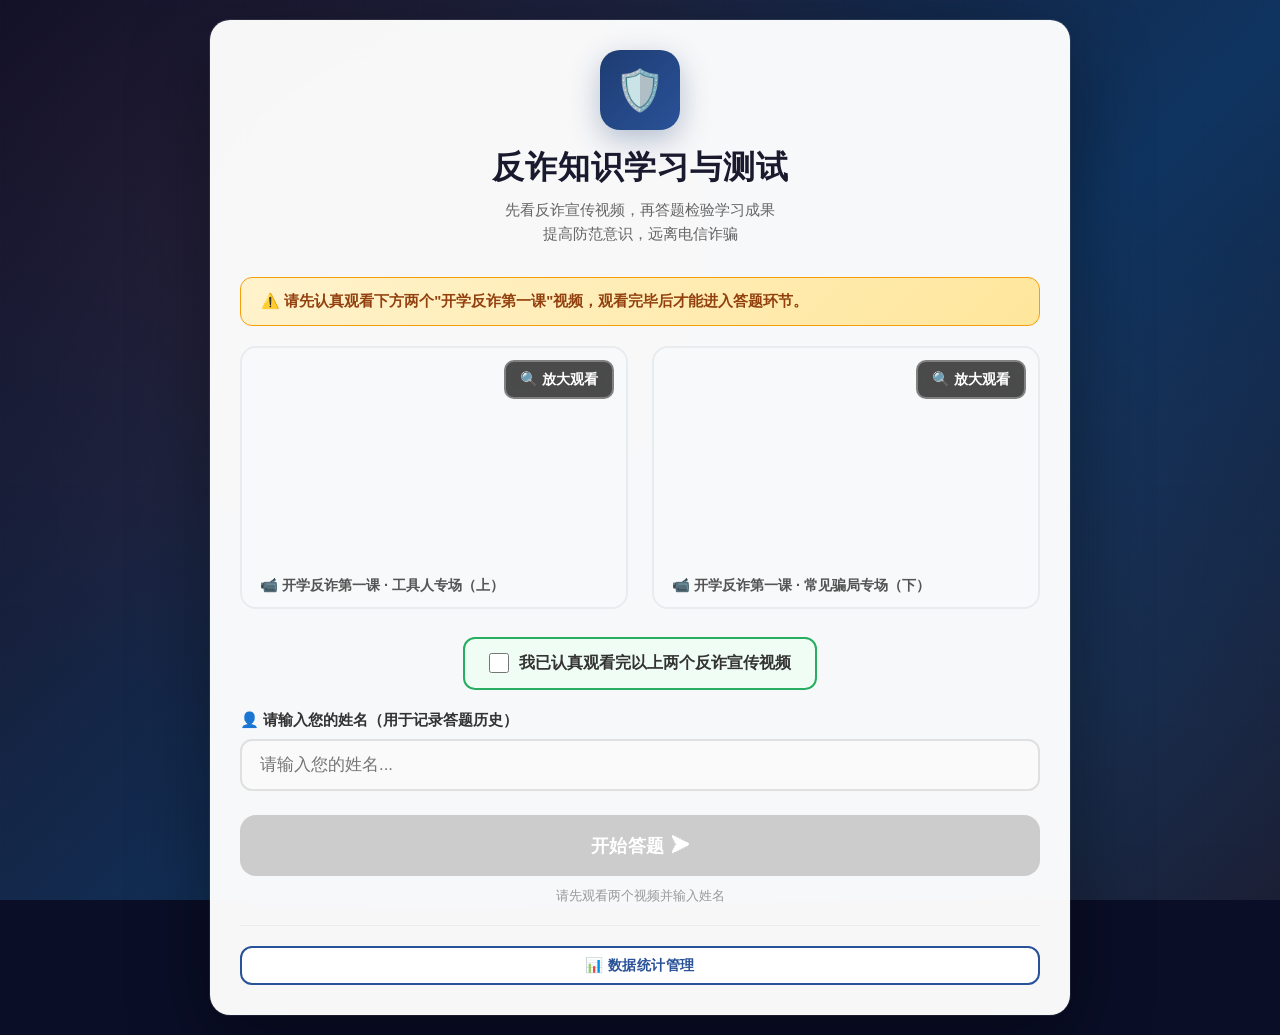
<file: index.html>
<!DOCTYPE html>
<html lang="zh-CN">
<head>
<meta charset="UTF-8">
<meta name="viewport" content="width=device-width, initial-scale=1.0">
<title>反诈知识学习与测试</title>
<style>
  /* ===== Reset & Base ===== */
  *, *::before, *::after { box-sizing: border-box; margin: 0; padding: 0; }
  body {
    font-family: -apple-system, BlinkMacSystemFont, "Segoe UI", "PingFang SC", "Microsoft YaHei", "Helvetica Neue", sans-serif;
    background: #0a0e27;
    min-height: 100vh;
    color: #1a1a2e;
    overflow-x: hidden;
  }

  /* ===== Animated Background ===== */
  .bg-layer {
    position: fixed; inset: 0; z-index: -1;
    background: linear-gradient(135deg, #0a0e27 0%, #16213e 30%, #0f3460 60%, #1a1a2e 100%);
  }
  .bg-layer::before {
    content: ''; position: absolute; inset: 0;
    background:
      radial-gradient(ellipse at 20% 20%, rgba(231, 76, 60, 0.08) 0%, transparent 50%),
      radial-gradient(ellipse at 80% 80%, rgba(52, 152, 219, 0.08) 0%, transparent 50%),
      radial-gradient(ellipse at 50% 50%, rgba(231, 76, 60, 0.03) 0%, transparent 70%);
  }
  .bg-grid {
    position: fixed; inset: 0; z-index: -1; opacity: 0.03;
    background-image:
      linear-gradient(rgba(255,255,255,0.3) 1px, transparent 1px),
      linear-gradient(90deg, rgba(255,255,255,0.3) 1px, transparent 1px);
    background-size: 60px 60px;
  }

  /* ===== Container ===== */
  .container {
    max-width: 900px;
    margin: 0 auto;
    padding: 20px;
    min-height: 100vh;
    display: flex;
    align-items: center;
    justify-content: center;
  }

  /* ===== Screens ===== */
  .screen {
    display: none;
    width: 100%;
    animation: fadeSlideIn 0.5s ease;
  }
  .screen.active { display: block; }

  @keyframes fadeSlideIn {
    from { opacity: 0; transform: translateY(30px); }
    to   { opacity: 1; transform: translateY(0); }
  }
  @keyframes pulse {
    0%, 100% { transform: scale(1); }
    50% { transform: scale(1.05); }
  }
  @keyframes shake {
    0%, 100% { transform: translateX(0); }
    20%, 60% { transform: translateX(-8px); }
    40%, 80% { transform: translateX(8px); }
  }
  @keyframes glow {
    0%, 100% { box-shadow: 0 0 8px rgba(231, 76, 60, 0.4); }
    50% { box-shadow: 0 0 20px rgba(231, 76, 60, 0.8), 0 0 40px rgba(231, 76, 60, 0.3); }
  }
  @keyframes confetti-fall {
    0% { transform: translateY(-100vh) rotate(0deg); opacity: 1; }
    100% { transform: translateY(100vh) rotate(720deg); opacity: 0; }
  }

  /* ===== Card ===== */
  .card {
    background: rgba(255,255,255,0.97);
    border-radius: 20px;
    padding: 40px;
    box-shadow: 0 25px 80px rgba(0,0,0,0.4), 0 0 0 1px rgba(255,255,255,0.1);
    backdrop-filter: blur(20px);
  }
  .card-sm { padding: 30px; }

  /* ===== Header / Logo ===== */
  .logo-area {
    text-align: center;
    margin-bottom: 30px;
  }
  .logo-icon {
    width: 80px; height: 80px;
    margin: 0 auto 16px;
    background: linear-gradient(135deg, #e74c3c, #c0392b);
    border-radius: 50%;
    display: flex; align-items: center; justify-content: center;
    font-size: 40px;
    box-shadow: 0 10px 30px rgba(231,76,60,0.3);
    animation: pulse 3s infinite;
  }
  .logo-shield {
    width: 80px; height: 80px;
    margin: 0 auto 16px;
    background: linear-gradient(135deg, #1e3c72, #2a5298);
    border-radius: 20px;
    display: flex; align-items: center; justify-content: center;
    font-size: 40px;
    box-shadow: 0 10px 30px rgba(30,60,114,0.3);
  }

  /* ===== Typography ===== */
  h1 { font-size: 2em; font-weight: 800; color: #1a1a2e; margin-bottom: 8px; letter-spacing: 1px; }
  h2 { font-size: 1.5em; font-weight: 700; color: #1a1a2e; margin-bottom: 16px; }
  h3 { font-size: 1.15em; font-weight: 600; color: #1a1a2e; }
  .subtitle { color: #666; font-size: 0.95em; line-height: 1.6; }
  .accent { color: #e74c3c; }
  .blue-accent { color: #2a5298; }

  /* ===== Form Elements ===== */
  .input-group { margin-bottom: 24px; }
  .input-group label {
    display: block; font-weight: 600; margin-bottom: 8px;
    color: #333; font-size: 0.95em;
  }
  .input-group input {
    width: 100%; padding: 14px 18px;
    border: 2px solid #e0e0e0; border-radius: 12px;
    font-size: 1.05em; transition: all 0.3s;
    outline: none; background: #fafafa;
  }
  .input-group input:focus {
    border-color: #2a5298;
    box-shadow: 0 0 0 4px rgba(42,82,152,0.1);
    background: #fff;
  }
  .input-group input.error {
    border-color: #e74c3c;
    animation: shake 0.5s;
  }

  /* ===== Buttons ===== */
  .btn {
    display: inline-flex; align-items: center; justify-content: center; gap: 8px;
    padding: 14px 32px; border: none; border-radius: 12px;
    font-size: 1.05em; font-weight: 700; cursor: pointer;
    transition: all 0.3s; text-decoration: none;
    letter-spacing: 0.5px;
  }
  .btn-primary {
    background: linear-gradient(135deg, #e74c3c, #c0392b);
    color: #fff;
    box-shadow: 0 8px 25px rgba(231,76,60,0.35);
  }
  .btn-primary:hover {
    transform: translateY(-2px);
    box-shadow: 0 12px 35px rgba(231,76,60,0.45);
  }
  .btn-primary:disabled {
    background: #ccc; cursor: not-allowed; box-shadow: none;
    transform: none;
  }
  .btn-secondary {
    background: #fff; color: #2a5298;
    border: 2px solid #2a5298;
  }
  .btn-secondary:hover {
    background: #2a5298; color: #fff;
  }
  .btn-outline {
    background: transparent; color: #e74c3c;
    border: 2px solid #e74c3c;
  }
  .btn-outline:hover {
    background: #e74c3c; color: #fff;
  }
  .btn-block { width: 100%; }
  .btn-lg { padding: 18px 40px; font-size: 1.15em; border-radius: 16px; }
  .btn-sm { padding: 8px 20px; font-size: 0.9em; }

  /* ===== Video Section ===== */
  .video-grid {
    display: grid;
    grid-template-columns: repeat(auto-fit, minmax(300px, 1fr));
    gap: 24px;
    margin-bottom: 28px;
  }
  .video-card {
    background: #f8f9fa; border-radius: 16px; overflow: hidden;
    border: 2px solid #e9ecef; transition: all 0.3s;
  }
  .video-card.watched {
    border-color: #27ae60;
    box-shadow: 0 0 0 4px rgba(39,174,96,0.1);
  }
  .video-card video {
    width: 100%; display: block; background: #000;
    border-radius: 16px 16px 0 0;
  }
  .video-label {
    padding: 12px 18px; font-weight: 600; font-size: 0.9em;
    color: #555; display: flex; align-items: center; gap: 8px;
  }
  .video-label .check {
    color: #27ae60; font-size: 1.2em; display: none;
  }
  .video-card.watched .video-label .check { display: inline; }
  .video-card.watched .video-label { color: #27ae60; }

  .video-zoom-btn {
    position: absolute; top: 12px; right: 12px; z-index: 50;
    background: rgba(0,0,0,0.7); color: #fff; border: 2px solid rgba(255,255,255,0.3);
    border-radius: 10px; padding: 8px 14px; font-size: 0.9em;
    cursor: pointer; font-weight: 700;
    transition: all 0.25s; display: flex; align-items: center; gap: 5px;
    backdrop-filter: blur(6px);
    pointer-events: auto;
  }
  .video-zoom-btn:hover { background: rgba(231,76,60,0.9); border-color: rgba(255,255,255,0.6); transform: scale(1.08); }

  /* Video Zoom Modal */
  .video-modal-overlay {
    position: fixed; inset: 0; z-index: 2000;
    background: rgba(0,0,0,0.9);
    display: flex; align-items: center; justify-content: center;
    animation: fadeIn 0.3s ease;
    padding: 20px;
    cursor: pointer;
  }
  .video-modal-overlay.hidden { display: none; }
  .video-modal-inner {
    position: relative; width: 100%; max-width: 1400px;
    cursor: default;
    animation: modalScaleIn 0.35s ease;
  }
  @keyframes modalScaleIn {
    from { opacity: 0; transform: scale(0.9); }
    to { opacity: 1; transform: scale(1); }
  }
  .video-modal-close {
    position: absolute; top: -45px; right: 0; z-index: 10;
    background: rgba(255,255,255,0.15); color: #fff; border: none;
    border-radius: 10px; padding: 10px 18px; font-size: 1em;
    cursor: pointer; font-weight: 700;
    transition: all 0.25s; backdrop-filter: blur(4px);
  }
  .video-modal-close:hover { background: rgba(231,76,60,0.8); }

  /* ===== Quiz Section ===== */
  .progress-bar-wrap {
    background: #e9ecef; border-radius: 20px; height: 8px;
    margin-bottom: 28px; overflow: hidden;
  }
  .progress-bar-fill {
    height: 100%; background: linear-gradient(90deg, #e74c3c, #e67e22, #f1c40f, #27ae60);
    border-radius: 20px; transition: width 0.5s ease;
    background-size: 300% 100%;
  }

  .question-card {
    background: #fff; border: 2px solid #e9ecef; border-radius: 16px;
    padding: 24px; margin-bottom: 18px; transition: all 0.3s;
  }
  .question-card:hover { border-color: #d0d7de; }
  .question-card.answered { border-color: #2a5298; background: #f8faff; }
  .question-card.correct { border-color: #27ae60 !important; background: #f0fdf4 !important; }
  .question-card.wrong   { border-color: #e74c3c !important; background: #fef2f2 !important; }

  .q-header {
    display: flex; align-items: flex-start; gap: 12px; margin-bottom: 16px;
  }
  .q-num {
    flex-shrink: 0;
    width: 36px; height: 36px;
    border-radius: 10px;
    background: linear-gradient(135deg, #2a5298, #1e3c72);
    color: #fff; font-weight: 800; font-size: 0.9em;
    display: flex; align-items: center; justify-content: center;
  }
  .q-num.multi { background: linear-gradient(135deg, #e67e22, #d35400); }
  .q-type {
    display: inline-block; font-size: 0.75em; padding: 3px 10px;
    border-radius: 20px; font-weight: 600;
    margin-left: 8px;
  }
  .q-type.single { background: #e8f4fd; color: #2a5298; }
  .q-type.multi  { background: #fef3e2; color: #e67e22; }

  .q-text {
    font-size: 1.05em; font-weight: 600; color: #1a1a2e; line-height: 1.6;
    flex: 1;
  }

  /* Options */
  .options { display: flex; flex-direction: column; gap: 10px; }
  .option {
    display: flex; align-items: center; gap: 12px;
    padding: 14px 18px; border: 2px solid #e9ecef; border-radius: 12px;
    cursor: pointer; transition: all 0.25s; font-size: 0.97em;
    background: #fafbfc; user-select: none;
  }
  .option:hover { border-color: #b0c4de; background: #f0f4f8; }
  .option.selected { border-color: #2a5298; background: #eef4ff; font-weight: 600; }

  /* Radio / Checkbox custom */
  .option-indicator {
    flex-shrink: 0;
    width: 24px; height: 24px;
    border: 2px solid #cdd9e5; border-radius: 8px;
    display: flex; align-items: center; justify-content: center;
    transition: all 0.25s; font-size: 14px; color: transparent;
    background: #fff;
  }
  .option.selected .option-indicator {
    border-color: #2a5298; background: #2a5298; color: #fff;
  }
  .q-multi .option-indicator { border-radius: 6px; }

  /* Result overlay on options */
  .option.result-correct {
    border-color: #27ae60 !important;
    background: #dcfce7 !important;
  }
  .option.result-wrong {
    border-color: #e74c3c !important;
    background: #fee2e2 !important;
  }
  .option.result-missed {
    border-color: #f59e0b !important;
    background: #fef9c3 !important;
  }

  /* ===== Explanation ===== */
  .explanation {
    margin-top: 14px; padding: 14px 18px;
    background: #f0fdf4; border-left: 4px solid #27ae60;
    border-radius: 0 10px 10px 0; font-size: 0.9em;
    line-height: 1.65; color: #166534;
    display: none;
  }
  .explanation.show { display: block; }
  .explanation.wrong-explain {
    background: #fef2f2; border-left-color: #e74c3c; color: #991b1b;
  }

  /* ===== Results ===== */
  .result-header { text-align: center; padding: 30px 0; }
  .score-circle {
    width: 160px; height: 160px; border-radius: 50%;
    margin: 0 auto 20px;
    display: flex; flex-direction: column;
    align-items: center; justify-content: center;
    font-weight: 800;
    border: 8px solid;
    transition: all 0.5s;
  }
  .score-circle.pass {
    border-color: #27ae60; color: #27ae60;
    background: rgba(39,174,96,0.05);
  }
  .score-circle.fail {
    border-color: #e74c3c; color: #e74c3c;
    background: rgba(231,76,60,0.05);
  }
  .score-num { font-size: 3.5em; line-height: 1; }
  .score-label { font-size: 0.85em; font-weight: 600; margin-top: 4px; }
  .result-badge {
    display: inline-block; padding: 8px 24px; border-radius: 30px;
    font-weight: 700; font-size: 1em; margin-bottom: 12px;
  }
  .result-badge.pass { background: #dcfce7; color: #166534; }
  .result-badge.fail { background: #fee2e2; color: #991b1b; }

  /* ===== History ===== */
  .history-table { width: 100%; border-collapse: collapse; margin-top: 16px; font-size: 0.93em; }
  .history-table th {
    background: #f0f4f8; padding: 12px 16px; text-align: left;
    font-weight: 700; color: #333; border-bottom: 2px solid #d0d7de;
    border-radius: 8px 8px 0 0;
  }
  .history-table td {
    padding: 12px 16px; border-bottom: 1px solid #e9ecef;
  }
  .history-table tr:hover td { background: #f8faff; }
  .badge-pass { color: #27ae60; font-weight: 700; }
  .badge-fail { color: #e74c3c; font-weight: 700; }

  /* ===== Confetti ===== */
  .confetti-piece {
    position: fixed; z-index: 999;
    width: 12px; height: 12px; border-radius: 3px;
    animation: confetti-fall linear forwards;
    pointer-events: none;
  }

  /* ===== Alert Banner ===== */
  .alert-warn {
    background: linear-gradient(135deg, #fff3cd, #ffe69c);
    border: 1px solid #f59e0b; border-radius: 12px;
    padding: 14px 20px; margin-bottom: 20px;
    display: flex; align-items: center; gap: 10px;
    font-weight: 600; color: #92400e; font-size: 0.93em;
  }

  /* ===== Responsive ===== */
  @media (max-width: 640px) {
    .card { padding: 24px 18px; border-radius: 16px; }
    .card-sm { padding: 20px 14px; }
    h1 { font-size: 1.5em; }
    .video-grid { grid-template-columns: 1fr; }
    .score-circle { width: 130px; height: 130px; }
    .score-num { font-size: 2.8em; }
    .question-card { padding: 18px 14px; }
    .btn-lg { padding: 14px 24px; font-size: 1em; }
    .option { padding: 12px 14px; font-size: 0.9em; }
    .q-text { font-size: 0.95em; }
    .stats-grid { grid-template-columns: 1fr 1fr; }
    .stats-user-card { flex-direction: column; }
  }

  /* ===== Admin / Statistics Panel ===== */
  .stats-tabs {
    display: flex; gap: 8px; margin-bottom: 24px;
    flex-wrap: wrap;
  }
  .stats-tab {
    padding: 10px 22px; border: 2px solid #e0e0e0; border-radius: 10px;
    background: #fff; cursor: pointer; font-weight: 600; font-size: 0.9em;
    transition: all 0.25s; color: #555;
  }
  .stats-tab:hover { border-color: #2a5298; color: #2a5298; }
  .stats-tab.active {
    background: #2a5298; color: #fff; border-color: #2a5298;
  }

  .stats-grid {
    display: grid;
    grid-template-columns: repeat(auto-fit, minmax(170px, 1fr));
    gap: 16px; margin-bottom: 28px;
  }
  .stat-card {
    background: #fff; border-radius: 14px; padding: 20px;
    text-align: center; border: 2px solid #e9ecef;
    transition: all 0.3s;
  }
  .stat-card:hover { box-shadow: 0 8px 25px rgba(0,0,0,0.08); }
  .stat-card .stat-value {
    font-size: 2.2em; font-weight: 800; line-height: 1.2;
  }
  .stat-card .stat-label {
    font-size: 0.85em; color: #888; margin-top: 4px;
  }
  .stat-card.accent-red  .stat-value { color: #e74c3c; }
  .stat-card.accent-green .stat-value { color: #27ae60; }
  .stat-card.accent-blue  .stat-value { color: #2a5298; }
  .stat-card.accent-orange .stat-value { color: #e67e22; }

  .stats-user-card {
    background: #fff; border: 2px solid #e9ecef; border-radius: 14px;
    padding: 20px; margin-bottom: 14px;
    display: flex; align-items: center; gap: 20px;
    transition: all 0.3s; cursor: pointer;
  }
  .stats-user-card:hover { border-color: #2a5298; box-shadow: 0 4px 16px rgba(0,0,0,0.06); }
  .stats-user-avatar {
    width: 50px; height: 50px; border-radius: 50%;
    background: linear-gradient(135deg, #2a5298, #1e3c72);
    color: #fff; display: flex; align-items: center; justify-content: center;
    font-weight: 800; font-size: 1.3em; flex-shrink: 0;
  }
  .stats-user-info { flex: 1; min-width: 0; }
  .stats-user-name { font-weight: 700; font-size: 1.05em; margin-bottom: 4px; }
  .stats-user-meta { font-size: 0.83em; color: #888; }
  .stats-user-score { text-align: right; flex-shrink: 0; }
  .stats-user-score .big { font-size: 1.3em; font-weight: 800; }

  .export-btn-group { display: flex; gap: 12px; margin-top: 16px; flex-wrap: wrap; }
  .detail-attempt-row {
    display: flex; align-items: center; justify-content: space-between;
    padding: 10px 14px; border-bottom: 1px solid #f0f0f0;
    gap: 12px; flex-wrap: wrap;
  }
  .detail-attempt-row:last-child { border-bottom: none; }
  .question-stats-bar {
    height: 28px; border-radius: 14px; overflow: hidden;
    display: flex; margin: 8px 0; background: #e9ecef;
    min-width: 80px;
  }
  .question-stats-bar .correct-fill {
    background: linear-gradient(90deg, #27ae60, #2ecc71);
    transition: width 0.5s;
  }
  .question-stats-bar .wrong-fill {
    background: linear-gradient(90deg, #e74c3c, #c0392b);
    transition: width 0.5s;
  }

  /* ===== Password Modal ===== */
  .modal-overlay {
    position: fixed; inset: 0; z-index: 1000;
    background: rgba(0,0,0,0.7);
    display: flex; align-items: center; justify-content: center;
    backdrop-filter: blur(4px);
    animation: fadeIn 0.3s ease;
  }
  .modal-overlay.hidden { display: none; }
  @keyframes fadeIn { from { opacity: 0; } to { opacity: 1; } }

  .modal-dialog {
    background: #fff; border-radius: 20px; padding: 36px 30px;
    box-shadow: 0 30px 60px rgba(0,0,0,0.5);
    width: 90%; max-width: 420px;
    text-align: center;
    animation: modalSlideIn 0.35s ease;
  }
  @keyframes modalSlideIn {
    from { opacity: 0; transform: translateY(-40px) scale(0.95); }
    to { opacity: 1; transform: translateY(0) scale(1); }
  }
  .modal-dialog .modal-icon {
    font-size: 50px; margin-bottom: 12px;
  }
  .modal-dialog h3 { margin-bottom: 8px; }
  .modal-dialog p { color: #888; font-size: 0.9em; margin-bottom: 20px; }
  .modal-dialog input {
    width: 100%; padding: 14px 18px;
    border: 2px solid #e0e0e0; border-radius: 12px;
    font-size: 1.1em; text-align: center; letter-spacing: 6px;
    outline: none; transition: all 0.3s;
  }
  .modal-dialog input:focus {
    border-color: #2a5298;
    box-shadow: 0 0 0 4px rgba(42,82,152,0.1);
  }
  .modal-dialog .btn { margin-top: 16px; min-width: 120px; }
  .modal-error { color: #e74c3c; font-size: 0.85em; margin-top: 8px; min-height: 20px; }
</style>
</head>
<body>

<div class="bg-layer"></div>
<div class="bg-grid"></div>

<div class="container">

  <!-- ==================== SCREEN 0: WELCOME ==================== -->
  <div class="screen active" id="screen-welcome">
    <div class="card card-sm">
      <div class="logo-area">
        <div class="logo-shield">🛡️</div>
        <h1>反诈知识学习与测试</h1>
        <p class="subtitle">先看反诈宣传视频，再答题检验学习成果<br>提高防范意识，远离电信诈骗</p>
      </div>

      <div class="alert-warn">
        ⚠️ 请先认真观看下方两个"开学反诈第一课"视频，观看完毕后才能进入答题环节。
      </div>

      <!-- Bilibili Video Section -->
      <div class="video-grid">
        <div class="video-card" id="video-card-1" style="position:relative;">
          <button class="video-zoom-btn" onclick="openVideoModal('BV1NW4teLEfo')" title="放大观看">
            🔍 放大观看
          </button>
          <div style="position:relative;padding-top:56.25%;border-radius:16px 16px 0 0;overflow:hidden;">
            <iframe
              id="bvideo1"
              src="//player.bilibili.com/player.html?bvid=BV1NW4teLEfo&page=1&high_quality=1&autoplay=0"
              scrolling="no" border="0" frameborder="no" framespacing="0"
              allowfullscreen="true"
              style="position:absolute;top:0;left:0;width:100%;height:100%;border-radius:16px 16px 0 0;">
            </iframe>
          </div>
          <div class="video-label">
            📹 开学反诈第一课 · 工具人专场（上） <span class="check">✅ 已观看</span>
          </div>
        </div>
        <div class="video-card" id="video-card-2" style="position:relative;">
          <button class="video-zoom-btn" onclick="openVideoModal('BV1no4bekEas')" title="放大观看">
            🔍 放大观看
          </button>
          <div style="position:relative;padding-top:56.25%;border-radius:16px 16px 0 0;overflow:hidden;">
            <iframe
              id="bvideo2"
              src="//player.bilibili.com/player.html?bvid=BV1no4bekEas&page=1&high_quality=1&autoplay=0"
              scrolling="no" border="0" frameborder="no" framespacing="0"
              allowfullscreen="true"
              style="position:absolute;top:0;left:0;width:100%;height:100%;border-radius:16px 16px 0 0;">
            </iframe>
          </div>
          <div class="video-label">
            📹 开学反诈第一课 · 常见骗局专场（下） <span class="check">✅ 已观看</span>
          </div>
        </div>
      </div>

      <!-- Video Zoom Modal -->
      <div class="video-modal-overlay hidden" id="video-modal" onclick="closeVideoModal()">
        <div class="video-modal-inner" onclick="event.stopPropagation()">
          <button class="video-modal-close" onclick="closeVideoModal()">✕ 关闭</button>
          <div style="position:relative;padding-top:56.25%;border-radius:16px;overflow:hidden;box-shadow:0 20px 60px rgba(0,0,0,0.5);">
            <iframe
              id="video-modal-iframe"
              src=""
              scrolling="no" border="0" frameborder="no" framespacing="0"
              allowfullscreen="true"
              style="position:absolute;top:0;left:0;width:100%;height:100%;border-radius:16px;">
            </iframe>
          </div>
        </div>
      </div>

      <!-- Watch confirmation -->
      <div style="text-align:center;margin-bottom:20px;">
        <label style="cursor:pointer;display:inline-flex;align-items:center;gap:10px;font-weight:600;font-size:1em;color:#333;background:#f0fdf4;padding:14px 24px;border-radius:12px;border:2px solid #27ae60;transition:all 0.3s;" id="watch-confirm-label"
               onmouseenter="this.style.background='#dcfce7'" onmouseleave="this.style.background='#f0fdf4'">
          <input type="checkbox" id="watch-confirm" style="width:20px;height:20px;cursor:pointer;accent-color:#27ae60;">
          我已认真观看完以上两个反诈宣传视频
        </label>
      </div>

      <!-- Name Input -->
      <div class="input-group">
        <label for="userName">👤 请输入您的姓名（用于记录答题历史）</label>
        <input type="text" id="userName" placeholder="请输入您的姓名..." autocomplete="name">
      </div>

      <button class="btn btn-primary btn-block btn-lg" id="btn-start" disabled>
        开始答题 ➤
      </button>
      <p style="text-align:center;margin-top:12px;font-size:0.8em;color:#999;" id="hint-text">
        请先观看两个视频并输入姓名
      </p>
      <hr style="border:none;border-top:1px solid #e9ecef;margin:20px 0;">
      <button class="btn btn-secondary btn-block btn-sm" id="btn-admin">
        📊 数据统计管理
      </button>
    </div>
  </div>

  <!-- ==================== SCREEN 1: QUIZ ==================== -->
  <div class="screen" id="screen-quiz">
    <div class="card">
      <div style="display:flex;align-items:center;justify-content:space-between;margin-bottom:10px;flex-wrap:wrap;gap:10px;">
        <h2 style="margin:0;">📝 反诈知识测试</h2>
        <span style="font-weight:600;color:#2a5298;" id="quiz-user-display"></span>
      </div>
      <p class="subtitle" style="margin-bottom:16px;">共 8 题，满分 100 分 · 单选题每题 10 分，多选题每题 15 分 · 多选题需全部选对方可得分</p>

      <div class="progress-bar-wrap">
        <div class="progress-bar-fill" id="progress-bar" style="width:0%;"></div>
      </div>

      <div id="questions-container"></div>

      <div style="margin-top:10px;display:flex;gap:12px;flex-wrap:wrap;">
        <button class="btn btn-primary btn-lg" id="btn-submit" style="flex:1;">
          提交答卷 📩
        </button>
        <button class="btn btn-outline btn-lg" id="btn-reset-quiz" style="flex:1;">
          清空重填 🔄
        </button>
      </div>
    </div>
  </div>

  <!-- ==================== SCREEN 2: RESULTS ==================== -->
  <div class="screen" id="screen-results">
    <div class="card">
      <h2 style="text-align:center;">📊 答题结果</h2>
      <p style="text-align:center;color:#666;margin-bottom:6px;" id="result-user-display"></p>

      <div class="result-header">
        <div class="score-circle" id="score-circle">
          <div class="score-num" id="score-num">0</div>
          <div class="score-label">分 / 100分</div>
        </div>
        <div class="result-badge" id="result-badge"></div>
        <p style="color:#666;font-size:0.95em;" id="result-summary"></p>
      </div>

      <h3 style="margin-bottom:12px;">📋 答案解析</h3>
      <div id="quiz-review"></div>

      <div style="margin-top:24px;display:flex;gap:12px;flex-wrap:wrap;">
        <button class="btn btn-primary btn-lg" id="btn-retake" style="flex:1;">
          🔄 再次答题
        </button>
        <button class="btn btn-secondary btn-lg" id="btn-history" style="flex:1;">
          📈 查看历史记录
        </button>
      </div>
    </div>
  </div>

  <!-- ==================== SCREEN 3: HISTORY ==================== -->
  <div class="screen" id="screen-history">
    <div class="card">
      <h2 style="text-align:center;">📈 答题历史记录</h2>
      <p style="text-align:center;color:#666;margin-bottom:20px;" id="history-user-display"></p>

      <div id="history-content"></div>

      <div style="margin-top:20px;display:flex;gap:12px;flex-wrap:wrap;">
        <button class="btn btn-primary btn-lg" id="btn-retake-from-history" style="flex:1;">
          🔄 再次答题
        </button>
        <button class="btn btn-secondary btn-lg" id="btn-back-welcome" style="flex:1;">
          🏠 返回首页（切换用户）
        </button>
      </div>
    </div>
  </div>

  <!-- ==================== SCREEN 4: STATISTICS (ADMIN) ==================== -->
  <div class="screen" id="screen-stats">
    <div class="card">
      <div style="display:flex;align-items:center;justify-content:space-between;flex-wrap:wrap;gap:12px;margin-bottom:16px;">
        <h2 style="margin:0;">📊 数据统计管理</h2>
        <button class="btn btn-sm btn-outline" id="btn-back-from-stats">🏠 返回首页</button>
      </div>

      <!-- Tab switcher -->
      <div class="stats-tabs" id="stats-tabs">
        <button class="stats-tab active" data-tab="tab-overview">📋 总览统计</button>
        <button class="stats-tab" data-tab="tab-users">👥 用户列表</button>
        <button class="stats-tab" data-tab="tab-questions">📝 题目分析</button>
        <button class="stats-tab" data-tab="tab-export">💾 数据导出</button>
      </div>

      <!-- Tab: Overview -->
      <div class="stats-tab-content active" id="tab-overview">
        <div class="stats-grid" id="overview-cards"></div>
        <div id="overview-recent"></div>
      </div>

      <!-- Tab: Users -->
      <div class="stats-tab-content" id="tab-users" style="display:none;">
        <div style="margin-bottom:12px;display:flex;gap:8px;flex-wrap:wrap;">
          <input type="text" id="user-search" placeholder="🔍 搜索用户名..." style="flex:1;padding:10px 14px;border:2px solid #e0e0e0;border-radius:10px;font-size:0.95em;outline:none;" onfocus="this.style.borderColor='#2a5298'" onblur="this.style.borderColor='#e0e0e0'">
        </div>
        <div id="users-list"></div>
      </div>

      <!-- Tab: Questions -->
      <div class="stats-tab-content" id="tab-questions" style="display:none;">
        <div id="questions-stats-list"></div>
      </div>

      <!-- Tab: Export -->
      <div class="stats-tab-content" id="tab-export" style="display:none;">
        <h3>💾 导出答题数据</h3>
        <p class="subtitle" style="margin-bottom:16px;">将所有用户的答题记录导出为文件，方便在 Excel 中进一步分析。</p>

        <div style="background:#f8faff;border-radius:14px;padding:20px;margin-bottom:20px;">
          <h4 style="margin-bottom:8px;">📋 导出为 CSV（推荐）</h4>
          <p style="font-size:0.85em;color:#666;margin-bottom:12px;">CSV 可用 Excel / WPS 打开，包含每次答题的详细信息</p>
          <div class="export-btn-group">
            <button class="btn btn-primary" id="btn-export-csv-all">📥 导出所有用户记录</button>
            <button class="btn btn-secondary" id="btn-export-csv-summary">📥 导出用户汇总表</button>
          </div>
        </div>

        <div style="background:#f8faff;border-radius:14px;padding:20px;margin-bottom:20px;">
          <h4 style="margin-bottom:8px;">📋 导出为 JSON（完整数据）</h4>
          <p style="font-size:0.85em;color:#666;margin-bottom:12px;">包含所有答题结果的完整 JSON 数据，可用于程序化分析</p>
          <button class="btn btn-secondary" id="btn-export-json">📥 导出完整 JSON</button>
        </div>

        <div style="background:#fff3cd;border-radius:14px;padding:20px;">
          <h4 style="margin-bottom:8px;">⚠️ 清除数据</h4>
          <p style="font-size:0.85em;color:#92400e;margin-bottom:12px;">此操作将删除所有用户的答题记录，不可恢复。建议先导出备份。</p>
          <button class="btn btn-outline" id="btn-clear-data" style="border-color:#e74c3c;color:#e74c3c;">🗑️ 清除所有数据</button>
        </div>
      </div>

    </div>
  </div>

</div><!-- /container -->

<!-- ===== ADMIN PASSWORD MODAL ===== -->
<div class="modal-overlay hidden" id="modal-password">
  <div class="modal-dialog">
    <div class="modal-icon">🔐</div>
    <h3>管理员验证</h3>
    <p>请输入管理员密码以访问数据统计</p>
    <input type="password" id="admin-password-input" placeholder="请输入密码" maxlength="20" autocomplete="off">
    <div class="modal-error" id="modal-error"></div>
    <div style="display:flex;gap:10px;justify-content:center;">
      <button class="btn btn-primary" id="btn-confirm-password">确认进入</button>
      <button class="btn btn-secondary" id="btn-cancel-password">取消</button>
    </div>
  </div>
</div>

<script>
// ==================== QUESTION BANK ====================
const QUESTIONS = [
  {
    id: 1,
    type: 'single',
    text: '"两卡"犯罪中的"两卡"通常指的是什么？',
    options: [
      { label: 'A', text: '银行卡和电话卡' },
      { label: 'B', text: '身份证和银行卡' },
      { label: 'C', text: '电话卡和社保卡' },
      { label: 'D', text: '信用卡和储蓄卡' }
    ],
    answer: ['A'],
    points: 10,
    explanation: '"两卡"犯罪是电信网络诈骗链条中的重要环节，"两卡"<strong>特指银行卡和电话卡</strong>。犯罪分子利用他人银行卡转移赃款、利用他人电话卡联系受害人、注册社交账号实施诈骗。出租、出售"两卡"是违法行为，可能构成帮助信息网络犯罪活动罪。'
  },
  {
    id: 2,
    type: 'single',
    text: '视频重点强调，大学生出租、出售名下银行卡、电话卡帮诈骗分子流转资金，主要触犯的罪名是：',
    options: [
      { label: 'A', text: '盗窃罪' },
      { label: 'B', text: '帮助信息网络犯罪活动罪（帮信罪）' },
      { label: 'C', text: '诈骗罪' },
      { label: 'D', text: '妨害公务罪' }
    ],
    answer: ['B'],
    points: 10,
    explanation: '根据<strong>《刑法》第二百八十七条之二</strong>，明知他人利用信息网络实施犯罪，为其犯罪提供互联网接入、服务器托管、网络存储、通讯传输等技术支持，或者提供广告推广、<strong>支付结算等帮助</strong>，情节严重的，构成<strong>帮助信息网络犯罪活动罪</strong>（简称"帮信罪"）。出租、出售银行卡为诈骗分子提供支付结算帮助，正是帮信罪的典型表现。'
  },
  {
    id: 3,
    type: 'multi',
    text: '以下哪些行为可能让你沦为"电诈工具人"？（多选）',
    options: [
      { label: 'A', text: '出租、出售自己的银行卡、电话卡' },
      { label: 'B', text: '出借自己的微信、支付宝账号帮人转账' },
      { label: 'C', text: '参与"跑分"兼职，为他人提供支付结算帮助' },
      { label: 'D', text: '将自己的身份证照片发给陌生人用于"注册账号"' }
    ],
    answer: ['A', 'B', 'C', 'D'],
    points: 15,
    explanation: '<strong>以上所有行为</strong>都可能让你沦为电信诈骗的"工具人"。所谓"电诈工具人"，是指被诈骗分子利用来转移赃款、洗钱或实施其他犯罪的中间人。<strong>所有出租、出借个人账户、证件的做法都存在巨大法律风险</strong>，即使你声称"不知情"，也可能被追究法律责任。'
  },
  {
    id: 4,
    type: 'multi',
    text: '出借"两卡"被惩戒包含哪几类管控？（多选）',
    options: [
      { label: 'A', text: '银行卡非柜面支付限制' },
      { label: 'B', text: '无法办理新手机卡' },
      { label: 'C', text: '征信留下不良记录' },
      { label: 'D', text: '惩戒期正常新开支付宝' }
    ],
    answer: ['A', 'B', 'C'],
    points: 15,
    explanation: '根据相关规定，出借"两卡"被惩戒后将受到：<strong>①银行卡非柜面支付限制</strong>（5年内暂停银行账户非柜面业务）、<strong>②无法办理新手机卡</strong>（5年内不得新开手机卡）、<strong>③征信留下不良记录</strong>。惩戒期内<strong>不可以</strong>正常新开支付宝等支付账户，因此D选项错误。'
  },
  {
    id: 5,
    type: 'single',
    text: '暑假你在微信群看到一则兼职广告："居家刷单、日结300元、零门槛"。对方先小额返利获取你的信任后，要求你大额垫资完成"联单任务"。这种兼职的真实性质是？',
    options: [
      { label: 'A', text: '正规电商推广兼职，做完任务就能全额提现' },
      { label: 'B', text: '刷单返利电信诈骗，最终会卷走你的本金失联' },
      { label: 'C', text: '正规数据录入工作，垫付资金会统一结算' },
      { label: 'D', text: '平台信用提升任务，垫资后返还本金加高额佣金' }
    ],
    answer: ['B'],
    points: 10,
    explanation: '这是典型的<strong>刷单返利类电信诈骗</strong>。诈骗套路：①以"高薪日结、零门槛"吸引目标 → ②先给点小甜头（小额返利）获取信任 → ③以"联单任务"为由要求大额垫资 → ④受害人投入大额资金后，<strong>骗子立即卷款跑路失联</strong>。记住：<strong>所有要求垫资的刷单都是诈骗！</strong>'
  },
  {
    id: 6,
    type: 'multi',
    text: '暑期求职过程中，以下哪些招聘要求百分百属于诈骗陷阱？（多选）',
    options: [
      { label: 'A', text: '面试后收取服装费、建档费、岗前培训费、保证金' },
      { label: 'B', text: '宣称"零基础、零经验，轻松月入过万、高薪日结"' },
      { label: 'C', text: '诱导你办理培训贷款，承诺入职后公司代为还款' },
      { label: 'D', text: '要求你提供银行卡、微信账号，帮忙代收转账赚佣金' }
    ],
    answer: ['A', 'B', 'C', 'D'],
    points: 15,
    explanation: '<strong>以上全部都是诈骗陷阱！</strong>①<strong>收取费用</strong>：正规公司不会在入职前收取任何费用；②<strong>过高承诺</strong>：零基础月入过万明显不切实际，属于虚假宣传；③<strong>培训贷款</strong>：诱导办理培训贷是典型的求职诈骗手法，最终贷款由你承担；④<strong>索要账户</strong>：要求提供银行卡代收转账，极可能是让你参与洗钱等违法犯罪活动。'
  },
  {
    id: 7,
    type: 'multi',
    text: '如果不慎遭遇暑期求职诈骗，正确的处置方式有哪些？（多选）',
    options: [
      { label: 'A', text: '立刻停止转账，保留聊天记录、转账截图、对方账号信息' },
      { label: 'B', text: '第一时间拨打110报警，前往就近派出所报案' },
      { label: 'C', text: '联系支付平台，尝试对涉案账户进行举报' },
      { label: 'D', text: '相信网上"反诈追回专员"，花钱委托对方追回钱款' }
    ],
    answer: ['A', 'B', 'C'],
    points: 15,
    explanation: '遭遇诈骗后的正确做法：<strong>①立即停止转账</strong>，保存好所有聊天记录、转账凭证、对方账号等证据；<strong>②第一时间拨打110报警</strong>，或前往就近派出所报案；<strong>③联系支付平台举报</strong>涉案账户。⚠️ <strong>D选项极度危险</strong>：网上所谓的"反诈追回专员"绝大多数是<strong>二次诈骗</strong>，利用受害人急于追回损失的心理再次骗取钱财。追回钱款只能通过公安机关！'
  },
  {
    id: 8,
    type: 'single',
    text: '关于"帮信罪"，视频警示大学生的正确观点是？',
    options: [
      { label: 'A', text: '我只是借卡给别人，不清楚对方用来诈骗，就不会犯罪' },
      { label: 'B', text: '出租银行卡获利几百元，数额很小，不用承担法律责任' },
      { label: 'C', text: '明知他人可能从事违法活动，仍出借银行卡帮助转移资金，涉嫌帮信罪' },
      { label: 'D', text: '银行卡很久没用，闲置出借没有任何影响' }
    ],
    answer: ['C'],
    points: 10,
    explanation: '<strong>"不知情"不是免责理由！</strong>根据法律规定，只要<strong>明知或应知</strong>他人可能利用信息网络实施犯罪，仍然提供银行卡等支付结算帮助，情节严重的，就构成<strong>帮信罪</strong>。即使获利只有几百元、即使银行卡闲置不用，出借行为本身就可能让你面临<strong>刑事处罚、征信污点、账户管控</strong>等严重后果。大学生一定要提高警惕，切勿因小失大！'
  }
];

// ==================== STATE ====================
let currentScreen = 'welcome';
let userName = '';
let userAnswers = {};        // { questionId: ['A', 'B'] }
let currentAttemptData = null;
let isSubmitted = false;

// ==================== DOM REFS ====================
const $ = (id) => document.getElementById(id);
const screenWelcome  = $('screen-welcome');
const screenQuiz     = $('screen-quiz');
const screenResults  = $('screen-results');
const screenHistory  = $('screen-history');
const screenStats    = $('screen-stats');

const watchConfirm = $('watch-confirm');
const watchConfirmLabel = $('watch-confirm-label');
const userNameInput = $('userName');
const btnStart = $('btn-start');
const hintText = $('hint-text');

// ==================== SCREEN SWITCHING ====================
function showScreen(name) {
  [screenWelcome, screenQuiz, screenResults, screenHistory, screenStats].forEach(s => s.classList.remove('active'));
  if (name === 'welcome') {
    screenWelcome.classList.add('active');
  } else if (name === 'quiz') {
    screenQuiz.classList.add('active');
  } else if (name === 'results') {
    screenResults.classList.add('active');
  } else if (name === 'history') {
    screenHistory.classList.add('active');
  } else if (name === 'stats') {
    screenStats.classList.add('active');
    renderStatsOverview();
  }
  currentScreen = name;
  window.scrollTo({ top: 0, behavior: 'smooth' });
}

// ==================== VIDEO ZOOM MODAL ====================
function openVideoModal(bvid) {
  const modal = document.getElementById('video-modal');
  const iframe = document.getElementById('video-modal-iframe');
  iframe.src = '//player.bilibili.com/player.html?bvid=' + bvid + '&page=1&high_quality=1&autoplay=1';
  modal.classList.remove('hidden');
  document.body.style.overflow = 'hidden';
}
function closeVideoModal() {
  const modal = document.getElementById('video-modal');
  const iframe = document.getElementById('video-modal-iframe');
  modal.classList.add('hidden');
  iframe.src = ''; // Stop playback
  document.body.style.overflow = '';
}
document.addEventListener('keydown', (e) => {
  if (e.key === 'Escape') closeVideoModal();
});

// ==================== WATCH CONFIRMATION ====================
watchConfirm.addEventListener('change', () => {
  if (watchConfirm.checked) {
    document.getElementById('video-card-1').classList.add('watched');
    document.getElementById('video-card-2').classList.add('watched');
  } else {
    document.getElementById('video-card-1').classList.remove('watched');
    document.getElementById('video-card-2').classList.remove('watched');
  }
  updateStartButton();
});

// ==================== NAME INPUT ====================
userNameInput.addEventListener('input', () => {
  updateStartButton();
});

function updateStartButton() {
  const nameOk = userNameInput.value.trim().length >= 1;
  const watched = watchConfirm.checked;
  if (watched && nameOk) {
    btnStart.disabled = false;
    hintText.textContent = '✅ 已完成观看，可以开始答题';
    hintText.style.color = '#27ae60';
  } else {
    btnStart.disabled = true;
    const missing = [];
    if (!watched) missing.push('请勾选"已观看视频"确认框');
    if (!nameOk) missing.push('请输入姓名');
    hintText.textContent = missing.join(' · ');
    hintText.style.color = '#999';
  }
}

// ==================== START QUIZ ====================
btnStart.addEventListener('click', () => {
  const name = userNameInput.value.trim();
  if (!name) {
    userNameInput.classList.add('error');
    setTimeout(() => userNameInput.classList.remove('error'), 500);
    return;
  }
  if (!watchConfirm.checked) {
    alert('请先观看两个反诈宣传视频，并勾选确认后再开始答题！');
    return;
  }
  userName = name;
  isSubmitted = false;
  userAnswers = {};
  currentAttemptData = null;
  buildQuiz();
  showScreen('quiz');
  $('quiz-user-display').textContent = '👤 ' + userName;
});

// ==================== BUILD QUIZ ====================
function buildQuiz() {
  const container = $('questions-container');
  let html = '';

  QUESTIONS.forEach((q, idx) => {
    const isMulti = q.type === 'multi';
    const qClass = isMulti ? 'q-multi' : 'q-single';
    const typeClass = isMulti ? 'multi' : 'single';
    const typeText = isMulti ? '多选题' : '单选题';
    const numClass = isMulti ? 'multi' : '';

    html += `
      <div class="question-card ${qClass}" id="q-card-${q.id}">
        <div class="q-header">
          <div class="q-num ${numClass}">${idx + 1}</div>
          <div style="flex:1;">
            <span class="q-type ${typeClass}">${typeText} · ${q.points}分</span>
            <div class="q-text">${q.text}</div>
          </div>
        </div>
        <div class="options" id="options-${q.id}">
          ${q.options.map(opt => `
            <div class="option" data-q="${q.id}" data-val="${opt.label}">
              <div class="option-indicator">${isMulti ? '✓' : '●'}</div>
              <span>${opt.label}. ${opt.text}</span>
            </div>
          `).join('')}
        </div>
        <div class="explanation" id="explain-${q.id}"></div>
      </div>
    `;
  });

  container.innerHTML = html;

  // Attach click handlers
  QUESTIONS.forEach(q => {
    const optsContainer = $('options-' + q.id);
    optsContainer.addEventListener('click', (e) => {
      if (isSubmitted) return; // No changes after submit
      const optEl = e.target.closest('.option');
      if (!optEl) return;

      const val = optEl.dataset.val;
      if (q.type === 'single') {
        // Deselect all, select clicked
        userAnswers[q.id] = [val];
        optsContainer.querySelectorAll('.option').forEach(o => o.classList.remove('selected'));
        optEl.classList.add('selected');
      } else {
        // Toggle multi-select
        if (!userAnswers[q.id]) userAnswers[q.id] = [];
        const idx = userAnswers[q.id].indexOf(val);
        if (idx >= 0) {
          userAnswers[q.id].splice(idx, 1);
          optEl.classList.remove('selected');
        } else {
          userAnswers[q.id].push(val);
          optEl.classList.add('selected');
        }
      }
      updateProgress();
    });
  });

  updateProgress();
}

// ==================== PROGRESS BAR ====================
function updateProgress() {
  const answered = Object.values(userAnswers).filter(a => a && a.length > 0).length;
  const pct = Math.round((answered / QUESTIONS.length) * 100);
  $('progress-bar').style.width = pct + '%';
}

// ==================== RESET QUIZ ====================
$('btn-reset-quiz').addEventListener('click', () => {
  if (isSubmitted) return;
  userAnswers = {};
  isSubmitted = false;
  currentAttemptData = null;
  document.querySelectorAll('.question-card').forEach(c => {
    c.classList.remove('correct', 'wrong', 'answered');
  });
  document.querySelectorAll('.option').forEach(o => o.classList.remove('selected'));
  document.querySelectorAll('.explanation').forEach(e => {
    e.classList.remove('show', 'wrong-explain');
    e.innerHTML = '';
  });
  updateProgress();
  window.scrollTo({ top: 0, behavior: 'smooth' });
});

// ==================== SUBMIT QUIZ ====================
$('btn-submit').addEventListener('click', () => {
  if (isSubmitted) return;

  // Check all answered
  const unanswered = QUESTIONS.filter(q => !userAnswers[q.id] || userAnswers[q.id].length === 0);
  if (unanswered.length > 0) {
    const nums = unanswered.map(q => '第' + (QUESTIONS.indexOf(q) + 1) + '题');
    alert('还有题目未作答：\n' + nums.join('、') + '\n\n请完成所有题目后再提交！');
    // Scroll to first unanswered
    $('q-card-' + unanswered[0].id).scrollIntoView({ behavior: 'smooth', block: 'center' });
    // Highlight unanswered
    unanswered.forEach(q => {
      $('q-card-' + q.id).style.boxShadow = '0 0 0 3px rgba(231,76,60,0.5)';
      setTimeout(() => { $('q-card-' + q.id).style.boxShadow = ''; }, 2000);
    });
    return;
  }

  isSubmitted = true;

  // Calculate score
  let totalScore = 0;
  const results = [];

  QUESTIONS.forEach(q => {
    const userAns = userAnswers[q.id] || [];
    const correctAns = q.answer;
    const isCorrect = arraysEqual(userAns.sort(), correctAns.sort());
    const score = isCorrect ? q.points : 0;
    totalScore += score;

    results.push({
      question: q,
      userAnswer: userAns,
      correctAnswer: correctAns,
      isCorrect: isCorrect,
      score: score
    });
  });

  const passed = totalScore >= 60;
  const now = new Date();
  const timestamp = now.getFullYear() + '-' +
    String(now.getMonth() + 1).padStart(2, '0') + '-' +
    String(now.getDate()).padStart(2, '0') + ' ' +
    String(now.getHours()).padStart(2, '0') + ':' +
    String(now.getMinutes()).padStart(2, '0') + ':' +
    String(now.getSeconds()).padStart(2, '0');

  currentAttemptData = {
    userName: userName,
    timestamp: timestamp,
    score: totalScore,
    passed: passed,
    results: results
  };

  // Save to history
  saveAttempt(currentAttemptData);

  // Mark questions
  results.forEach(r => {
    const qCard = $('q-card-' + r.question.id);
    qCard.classList.add(r.isCorrect ? 'correct' : 'wrong');

    // Mark options
    const opts = document.querySelectorAll('#options-' + r.question.id + ' .option');
    opts.forEach(opt => {
      const val = opt.dataset.val;
      const isUserSelected = r.userAnswer.includes(val);
      const isCorrectAnswer = r.correctAnswer.includes(val);

      if (isCorrectAnswer) {
        opt.classList.add('result-correct');
      }
      if (isUserSelected && !isCorrectAnswer) {
        opt.classList.add('result-wrong');
      }
      if (!isUserSelected && isCorrectAnswer) {
        opt.classList.add('result-missed');
      }
    });

    // Show explanation
    const explainEl = $('explain-' + r.question.id);
    explainEl.innerHTML = `
      <strong>${r.isCorrect ? '✅ 回答正确！' : '❌ 回答错误'}</strong>（${r.score}/${r.question.points}分）<br>
      <strong>你的答案：</strong>${r.userAnswer.length ? r.userAnswer.join('、') : '未作答'}
      &nbsp;|&nbsp; <strong>正确答案：</strong>${r.correctAnswer.join('、')}<br><br>
      <strong>💡 解析：</strong>${r.question.explanation}
    `;
    explainEl.classList.add('show');
    if (!r.isCorrect) explainEl.classList.add('wrong-explain');
  });

  // Show results
  showResults(totalScore, passed, results);
  showScreen('results');
});

function showResults(totalScore, passed, results) {
  $('result-user-display').textContent = '👤 ' + userName;
  $('score-num').textContent = totalScore;
  const circle = $('score-circle');
  circle.classList.remove('pass', 'fail');
  circle.classList.add(passed ? 'pass' : 'fail');

  const badge = $('result-badge');
  badge.classList.remove('pass', 'fail');
  badge.classList.add(passed ? 'pass' : 'fail');
  badge.textContent = passed ? '🎉 合格！' : '😞 未合格';

  $('result-summary').textContent = passed
    ? `恭喜你通过了反诈知识测试！你答对了 ${results.filter(r => r.isCorrect).length}/${QUESTIONS.length} 题。请继续保持警惕，远离电信诈骗！`
    : `很遗憾，你未达到60分的合格线。答对了 ${results.filter(r => r.isCorrect).length}/${QUESTIONS.length} 题。建议重新观看视频后再次答题！`;

  // Build review section
  let reviewHTML = '';
  results.forEach((r, idx) => {
    const icon = r.isCorrect ? '✅' : '❌';
    reviewHTML += `
      <div class="question-card ${r.isCorrect ? 'correct' : 'wrong'}" style="margin-bottom:14px;">
        <div class="q-header">
          <div class="q-num ${r.question.type === 'multi' ? 'multi' : ''}">${idx + 1}</div>
          <div style="flex:1;">
            <span class="q-type ${r.question.type}">${r.question.type === 'multi' ? '多选题' : '单选题'} · ${r.question.points}分</span>
            <div class="q-text">${icon} ${r.question.text}</div>
          </div>
        </div>
        <div style="margin-top:8px;font-size:0.9em;color:#555;">
          <strong>你的答案：</strong>${r.userAnswer.length ? r.userAnswer.join('、') : '未作答'}
          &nbsp;|&nbsp; <strong>正确答案：</strong>${r.correctAnswer.join('、')}
          &nbsp;|&nbsp; <strong>得分：${r.score}/${r.question.points}</strong>
        </div>
        <div class="explanation show ${r.isCorrect ? '' : 'wrong-explain'}" style="margin-top:10px;">
          <strong>💡 解析：</strong>${r.question.explanation}
        </div>
      </div>
    `;
  });
  $('quiz-review').innerHTML = reviewHTML;

  // Confetti if pass
  if (passed) launchConfetti();
}

// ==================== CONFETTI ====================
function launchConfetti() {
  const colors = ['#e74c3c', '#f39c12', '#2ecc71', '#3498db', '#9b59b6', '#1abc9c', '#e67e22', '#f1c40f'];
  for (let i = 0; i < 80; i++) {
    setTimeout(() => {
      const piece = document.createElement('div');
      piece.className = 'confetti-piece';
      piece.style.left = Math.random() * 100 + '%';
      piece.style.top = -(Math.random() * 40 + 10) + 'px';
      piece.style.backgroundColor = colors[Math.floor(Math.random() * colors.length)];
      piece.style.animationDuration = (Math.random() * 2 + 2) + 's';
      piece.style.width = (Math.random() * 10 + 6) + 'px';
      piece.style.height = (Math.random() * 10 + 6) + 'px';
      document.body.appendChild(piece);
      setTimeout(() => piece.remove(), 4000);
    }, i * 30);
  }
}

// ==================== HISTORY / LOCALSTORAGE ====================
const STORAGE_KEY = 'anti_fraud_quiz_data';

function loadAllData() {
  try {
    return JSON.parse(localStorage.getItem(STORAGE_KEY)) || {};
  } catch (e) {
    return {};
  }
}

function saveAttempt(attemptData) {
  const allData = loadAllData();
  const key = attemptData.userName;
  if (!allData[key]) allData[key] = { attempts: [] };

  // Clean: only store essentials
  const stored = {
    timestamp: attemptData.timestamp,
    score: attemptData.score,
    passed: attemptData.passed,
    totalQuestions: attemptData.results.length,
    correctCount: attemptData.results.filter(r => r.isCorrect).length,
    results: attemptData.results.map(r => ({
      qId: r.question.id,
      qText: r.question.text,
      userAnswer: r.userAnswer,
      correctAnswer: r.correctAnswer,
      isCorrect: r.isCorrect,
      score: r.score,
      maxScore: r.question.points
    }))
  };

  allData[key].attempts.push(stored);
  localStorage.setItem(STORAGE_KEY, JSON.stringify(allData));
}

function getUserHistory(name) {
  const allData = loadAllData();
  return allData[name] ? allData[name].attempts : [];
}

// ==================== RETAKE ====================
$('btn-retake').addEventListener('click', retakeQuiz);
$('btn-retake-from-history').addEventListener('click', retakeQuiz);

function retakeQuiz() {
  isSubmitted = false;
  userAnswers = {};
  currentAttemptData = null;
  document.querySelectorAll('.question-card').forEach(c => {
    c.classList.remove('correct', 'wrong', 'answered');
  });
  document.querySelectorAll('.option').forEach(o => {
    o.classList.remove('selected', 'result-correct', 'result-wrong', 'result-missed');
  });
  document.querySelectorAll('.explanation').forEach(e => {
    e.classList.remove('show', 'wrong-explain');
    e.innerHTML = '';
  });
  updateProgress();
  buildQuiz();
  showScreen('quiz');
  $('quiz-user-display').textContent = '👤 ' + userName;
}

// ==================== SHOW HISTORY ====================
$('btn-history').addEventListener('click', () => {
  showHistoryScreen();
});

function showHistoryScreen() {
  $('history-user-display').textContent = '👤 ' + userName;
  const history = getUserHistory(userName);

  if (history.length === 0) {
    $('history-content').innerHTML = '<p style="text-align:center;color:#999;padding:30px;">暂无答题记录</p>';
  } else {
    let html = `<table class="history-table">
      <thead>
        <tr>
          <th>#</th>
          <th>答题时间</th>
          <th>分数</th>
          <th>正确数</th>
          <th>结果</th>
        </tr>
      </thead>
      <tbody>`;

    history.forEach((h, idx) => {
      const attemptNum = idx + 1;
      html += `
        <tr>
          <td><strong>第${attemptNum}次</strong></td>
          <td>${h.timestamp}</td>
          <td><strong>${h.score}/100</strong></td>
          <td>${h.correctCount}/${h.totalQuestions}</td>
          <td><span class="${h.passed ? 'badge-pass' : 'badge-fail'}">${h.passed ? '✅ 合格' : '❌ 不合格'}</span></td>
        </tr>
      `;
    });

    html += '</tbody></table>';

    // Summary
    const best = Math.max(...history.map(h => h.score));
    const passCount = history.filter(h => h.passed).length;
    html += `
      <div style="margin-top:20px;padding:16px;background:#f8faff;border-radius:12px;text-align:center;">
        <strong>📊 统计：</strong>
        共答题 <strong>${history.length}</strong> 次 ·
        最高分 <strong style="color:#27ae60;">${best}分</strong> ·
        合格率 <strong>${Math.round(passCount / history.length * 100)}%</strong>（${passCount}/${history.length}次合格）
      </div>
    `;

    $('history-content').innerHTML = html;
  }

  showScreen('history');
}

// Back to welcome
$('btn-back-welcome').addEventListener('click', () => {
  userName = '';
  userAnswers = {};
  isSubmitted = false;
  currentAttemptData = null;
  userNameInput.value = '';
  watchConfirm.checked = false;
  document.getElementById('video-card-1').classList.remove('watched');
  document.getElementById('video-card-2').classList.remove('watched');
  updateStartButton();
  showScreen('welcome');
});

// ==================== HELPERS ====================
function arraysEqual(a, b) {
  if (a.length !== b.length) return false;
  const sa = [...a].sort();
  const sb = [...b].sort();
  return sa.every((v, i) => v === sb[i]);
}

// ==================== ADMIN / STATISTICS ====================

// Tab switching
$('stats-tabs').addEventListener('click', (e) => {
  const tab = e.target.closest('.stats-tab');
  if (!tab) return;
  // Update active tab style
  document.querySelectorAll('#stats-tabs .stats-tab').forEach(t => t.classList.remove('active'));
  tab.classList.add('active');
  // Show content
  const target = tab.dataset.tab;
  document.querySelectorAll('.stats-tab-content').forEach(c => c.style.display = 'none');
  const contentEl = document.getElementById(target);
  if (contentEl) contentEl.style.display = 'block';

  // Render on demand
  if (target === 'tab-overview') renderStatsOverview();
  if (target === 'tab-users') renderUsersList();
  if (target === 'tab-questions') renderQuestionsStats();
  if (target === 'tab-export') {} // no extra render needed
});

// ===== OVERVIEW =====
function renderStatsOverview() {
  const allData = loadAllData();
  const users = Object.keys(allData).filter(k => allData[k].attempts && allData[k].attempts.length > 0);

  // If no data
  if (users.length === 0) {
    $('overview-cards').innerHTML = '<p style="text-align:center;color:#999;padding:30px;">暂无任何答题数据</p>';
    $('overview-recent').innerHTML = '';
    return;
  }

  // Collect all attempts
  let totalAttempts = 0, totalPassed = 0, allScores = [];
  users.forEach(u => {
    const attempts = allData[u].attempts;
    totalAttempts += attempts.length;
    attempts.forEach(a => {
      allScores.push(a.score);
      if (a.passed) totalPassed++;
    });
  });

  const avgScore = Math.round(allScores.reduce((s, v) => s + v, 0) / allScores.length);
  const bestScore = Math.max(...allScores);
  const passRate = Math.round(totalPassed / totalAttempts * 100);

  $('overview-cards').innerHTML = `
    <div class="stat-card accent-blue">
      <div class="stat-value">${users.length}</div>
      <div class="stat-label">👥 参与用户数</div>
    </div>
    <div class="stat-card">
      <div class="stat-value">${totalAttempts}</div>
      <div class="stat-label">📝 总答题次数</div>
    </div>
    <div class="stat-card accent-green">
      <div class="stat-value">${avgScore}</div>
      <div class="stat-label">📊 平均得分</div>
    </div>
    <div class="stat-card accent-orange">
      <div class="stat-value">${bestScore}</div>
      <div class="stat-label">🏆 最高得分</div>
    </div>
    <div class="stat-card ${passRate >= 60 ? 'accent-green' : 'accent-red'}">
      <div class="stat-value">${passRate}%</div>
      <div class="stat-label">✅ 合格率（≥60分）</div>
    </div>
    <div class="stat-card">
      <div class="stat-value">${totalPassed}</div>
      <div class="stat-label">🎉 合格次数</div>
    </div>
  `;

  // Recent attempts
  let recentHTML = '<h3 style="margin-bottom:12px;">🕐 最近答题记录</h3>';
  let allAttemptsFlat = [];
  users.forEach(u => {
    allData[u].attempts.forEach((a, idx) => {
      allAttemptsFlat.push({ userName: u, attemptNum: idx + 1, ...a });
    });
  });
  allAttemptsFlat.sort((a, b) => b.timestamp.localeCompare(a.timestamp));
  const recent = allAttemptsFlat.slice(0, 10);

  if (recent.length === 0) {
    recentHTML += '<p style="text-align:center;color:#999;">暂无记录</p>';
  } else {
    recentHTML += '<table class="history-table"><thead><tr><th>用户</th><th>次数</th><th>时间</th><th>分数</th><th>结果</th></tr></thead><tbody>';
    recent.forEach(r => {
      recentHTML += `
        <tr>
          <td><strong>${escHtml(r.userName)}</strong></td>
          <td>第${r.attemptNum}次</td>
          <td>${r.timestamp}</td>
          <td><strong>${r.score}/100</strong></td>
          <td><span class="${r.passed ? 'badge-pass' : 'badge-fail'}">${r.passed ? '✅ 合格' : '❌ 不合格'}</span></td>
        </tr>
      `;
    });
    recentHTML += '</tbody></table>';
  }
  $('overview-recent').innerHTML = recentHTML;
}

// ===== USERS LIST =====
function renderUsersList(filter = '') {
  const allData = loadAllData();
  const users = Object.keys(allData).filter(k => allData[k].attempts && allData[k].attempts.length > 0);

  if (users.length === 0) {
    $('users-list').innerHTML = '<p style="text-align:center;color:#999;padding:30px;">暂无任何用户数据</p>';
    return;
  }

  const term = filter.toLowerCase();
  const filtered = users.filter(u => u.toLowerCase().includes(term));

  if (filtered.length === 0) {
    $('users-list').innerHTML = '<p style="text-align:center;color:#999;padding:30px;">未找到匹配的用户</p>';
    return;
  }

  let html = '';
  filtered.forEach(u => {
    const attempts = allData[u].attempts;
    const scores = attempts.map(a => a.score);
    const best = Math.max(...scores);
    const last = attempts[attempts.length - 1];
    const passCount = attempts.filter(a => a.passed).length;
    const initial = u.charAt(0);

    html += `
      <div class="stats-user-card" data-user="${escHtml(u)}" onclick="showUserDetail('${escJs(u)}')">
        <div class="stats-user-avatar">${initial}</div>
        <div class="stats-user-info">
          <div class="stats-user-name">${escHtml(u)}</div>
          <div class="stats-user-meta">
            共答题 <strong>${attempts.length}</strong> 次 ·
            最高 <strong style="color:#27ae60;">${best}分</strong> ·
            合格 <strong>${passCount}/${attempts.length}</strong> 次
          </div>
          <div class="question-stats-bar" style="max-width:200px;">
            <div class="correct-fill" style="width:${Math.round(passCount/attempts.length*100)}%;"></div>
            <div class="wrong-fill" style="width:${Math.round((attempts.length-passCount)/attempts.length*100)}%;"></div>
          </div>
        </div>
        <div class="stats-user-score">
          <div class="big" style="color:${last.passed ? '#27ae60' : '#e74c3c'}">${last.score}分</div>
          <div style="font-size:0.75em;color:#999;">最近一次</div>
        </div>
      </div>
    `;
  });

  $('users-list').innerHTML = html;
}

// User search
$('user-search').addEventListener('input', (e) => {
  renderUsersList(e.target.value);
});

// ===== USER DETAIL =====
function showUserDetail(userName) {
  const history = getUserHistory(userName);
  if (history.length === 0) return;

  const scores = history.map(h => h.score);
  const best = Math.max(...scores);
  const worst = Math.min(...scores);
  const avg = Math.round(scores.reduce((s, v) => s + v, 0) / scores.length);
  const passCount = history.filter(h => h.passed).length;
  const firstScore = history[0].score;
  const trend = history.length >= 2 ? (history[history.length - 1].score - firstScore) : 0;

  let detailHTML = `
    <div style="margin-bottom:16px;">
      <button class="btn btn-sm btn-secondary" onclick="renderUsersList();document.querySelectorAll('#stats-tabs .stats-tab').forEach(t=>t.classList.remove('active'));document.querySelector('[data-tab=tab-users]').classList.add('active');">← 返回用户列表</button>
    </div>
    <h3>👤 ${escHtml(userName)} 的详细记录</h3>
    <div class="stats-grid" style="margin-top:16px;">
      <div class="stat-card accent-blue">
        <div class="stat-value">${history.length}</div>
        <div class="stat-label">总答题次数</div>
      </div>
      <div class="stat-card accent-green">
        <div class="stat-value">${best}</div>
        <div class="stat-label">最高分</div>
      </div>
      <div class="stat-card">
        <div class="stat-value">${avg}</div>
        <div class="stat-label">平均分</div>
      </div>
      <div class="stat-card ${passCount >= Math.ceil(history.length/2) ? 'accent-green' : 'accent-red'}">
        <div class="stat-value">${Math.round(passCount/history.length*100)}%</div>
        <div class="stat-label">合格率（${passCount}/${history.length}）</div>
      </div>
    </div>
    <p style="margin-top:8px;font-size:0.9em;color:#666;">
      首次答题：<strong>${firstScore}分</strong>
      ${history.length >= 2 ? ` · 末次答题：<strong>${history[history.length - 1].score}分</strong>` : ''}
      ${trend > 0 ? ` · 📈 进步 <strong>+${trend}分</strong>` : trend < 0 ? ` · 📉 退步 <strong>${trend}分</strong>` : trend === 0 && history.length >= 2 ? ' · ➡️ 持平' : ''}
    </p>
  `;

  // Attempt table
  detailHTML += '<table class="history-table" style="margin-top:16px;"><thead><tr><th>#</th><th>时间</th><th>分数</th><th>正确率</th><th>结果</th><th>详情</th></tr></thead><tbody>';
  history.forEach((h, idx) => {
    detailHTML += `
      <tr>
        <td><strong>第${idx + 1}次</strong></td>
        <td>${h.timestamp}</td>
        <td><strong>${h.score}/100</strong></td>
        <td>${h.correctCount}/${h.totalQuestions}</td>
        <td><span class="${h.passed ? 'badge-pass' : 'badge-fail'}">${h.passed ? '✅ 合格' : '❌ 不合格'}</span></td>
        <td><button class="btn btn-sm btn-secondary" onclick="showAttemptDetail('${escJs(userName)}', ${idx})">查看</button></td>
      </tr>
    `;
  });
  detailHTML += '</tbody></table>';

  $('users-list').innerHTML = detailHTML;
}

function showAttemptDetail(userName, attemptIdx) {
  const history = getUserHistory(userName);
  const attempt = history[attemptIdx];
  if (!attempt) return;

  let html = `
    <div style="margin-bottom:16px;">
      <button class="btn btn-sm btn-secondary" onclick="showUserDetail('${escJs(userName)}')">← 返回用户记录</button>
    </div>
    <h3>📋 ${escHtml(userName)} - 第${attemptIdx + 1}次答题详情</h3>
    <p style="color:#666;margin:8px 0;">时间：${attempt.timestamp} · 得分：<strong>${attempt.score}/100</strong> · ${attempt.passed ? '✅ 合格' : '❌ 不合格'}</p>
  `;

  // Per-question detail
  if (attempt.results) {
    attempt.results.forEach((r, idx) => {
      html += `
        <div class="question-card ${r.isCorrect ? 'correct' : 'wrong'}" style="margin-bottom:10px;">
          <div class="q-header">
            <div class="q-num">${idx + 1}</div>
            <div style="flex:1;">
              <div class="q-text">${r.isCorrect ? '✅' : '❌'} ${escHtml(r.qText)}</div>
            </div>
          </div>
          <div style="font-size:0.85em;color:#666;margin-top:6px;">
            作答：<strong>${r.userAnswer.length ? r.userAnswer.join('、') : '未作答'}</strong>
            · 正确：<strong>${r.correctAnswer.join('、')}</strong>
            · 得分：${r.score}/${r.maxScore}
          </div>
        </div>
      `;
    });
  }

  $('users-list').innerHTML = html;
}

// ===== QUESTIONS ANALYSIS =====
function renderQuestionsStats() {
  const allData = loadAllData();
  const users = Object.keys(allData).filter(k => allData[k].attempts);

  // Count correct/incorrect per question
  const qStats = {};
  QUESTIONS.forEach(q => { qStats[q.id] = { correct: 0, total: 0, text: q.text, type: q.type, points: q.points, answer: q.answer }; });

  users.forEach(u => {
    allData[u].attempts.forEach(a => {
      if (a.results) {
        a.results.forEach(r => {
          if (qStats[r.qId]) {
            qStats[r.qId].total++;
            if (r.isCorrect) qStats[r.qId].correct++;
          }
        });
      }
    });
  });

  let html = '<h3>各题目正确率统计</h3><p class="subtitle" style="margin-bottom:16px;">基于所有用户的答题数据</p>';

  QUESTIONS.forEach((q, idx) => {
    const stats = qStats[q.id];
    const rate = stats.total > 0 ? Math.round(stats.correct / stats.total * 100) : 0;
    const barColor = rate >= 80 ? '#27ae60' : rate >= 50 ? '#f39c12' : '#e74c3c';

    html += `
      <div style="background:#fff;border:2px solid #e9ecef;border-radius:14px;padding:18px;margin-bottom:12px;">
        <div style="display:flex;align-items:center;justify-content:space-between;flex-wrap:wrap;gap:8px;">
          <div style="flex:1;min-width:200px;">
            <span class="q-type ${q.type === 'multi' ? 'multi' : 'single'}">${q.type === 'multi' ? '多选' : '单选'} · ${q.points}分</span>
            <strong>第${idx + 1}题：${escHtml(q.text)}</strong>
            <div style="font-size:0.8em;color:#888;margin-top:2px;">正确答案：${q.answer.join('、')}</div>
          </div>
          <div style="text-align:right;flex-shrink:0;">
            <span style="font-size:1.5em;font-weight:800;color:${barColor};">${rate}%</span>
            <div style="font-size:0.8em;color:#888;">${stats.correct}/${stats.total} 人答对</div>
          </div>
        </div>
        <div class="question-stats-bar" style="margin-top:8px;">
          <div class="correct-fill" style="width:${rate}%;background:${barColor};"></div>
          <div class="wrong-fill" style="width:${100-rate}%;background:#e9ecef;"></div>
        </div>
      </div>
    `;
  });

  $('questions-stats-list').innerHTML = html;
}

// ===== EXPORT FUNCTIONS =====
function generateCSVAll() {
  const allData = loadAllData();
  const rows = [['用户名', '答题次数', '答题时间', '得分', '是否合格', '正确数', '总题数']];
  const users = Object.keys(allData).filter(k => allData[k].attempts);

  users.forEach(u => {
    allData[u].attempts.forEach((a, idx) => {
      rows.push([
        u, '第' + (idx + 1) + '次', a.timestamp, a.score, a.passed ? '合格' : '不合格',
        a.correctCount, a.totalQuestions
      ]);
    });
  });

  return rows.map(r => r.map(c => '"' + String(c).replace(/"/g, '""') + '"').join(',')).join('\n');
}

function generateCSVSummary() {
  const allData = loadAllData();
  const rows = [['用户名', '答题次数', '最高分', '最低分', '平均分', '首次分数', '末次分数', '合格次数', '合格率']];
  const users = Object.keys(allData).filter(k => allData[k].attempts);

  users.forEach(u => {
    const attempts = allData[u].attempts;
    const scores = attempts.map(a => a.score);
    const best = Math.max(...scores);
    const worst = Math.min(...scores);
    const avg = Math.round(scores.reduce((s, v) => s + v, 0) / scores.length);
    const passCount = attempts.filter(a => a.passed).length;
    rows.push([
      u, attempts.length, best, worst, avg,
      scores[0], scores[scores.length - 1],
      passCount, Math.round(passCount / attempts.length * 100) + '%'
    ]);
  });

  return rows.map(r => r.map(c => '"' + String(c).replace(/"/g, '""') + '"').join(',')).join('\n');
}

function downloadFile(content, filename, mimeType = 'text/csv;charset=utf-8') {
  const bom = mimeType.includes('csv') ? '﻿' : ''; // BOM for Excel
  const blob = new Blob([bom + content], { type: mimeType });
  const url = URL.createObjectURL(blob);
  const a = document.createElement('a');
  a.href = url;
  a.download = filename;
  document.body.appendChild(a);
  a.click();
  document.body.removeChild(a);
  URL.revokeObjectURL(url);
}

$('btn-export-csv-all').addEventListener('click', () => {
  const allData = loadAllData();
  const users = Object.keys(allData).filter(k => allData[k].attempts && allData[k].attempts.length > 0);
  if (users.length === 0) { alert('暂无数据可导出！'); return; }
  const csv = generateCSVAll();
  const timestamp = new Date().toISOString().slice(0, 10);
  downloadFile(csv, `反诈答题_全部记录_${timestamp}.csv`);
});

$('btn-export-csv-summary').addEventListener('click', () => {
  const allData = loadAllData();
  const users = Object.keys(allData).filter(k => allData[k].attempts && allData[k].attempts.length > 0);
  if (users.length === 0) { alert('暂无数据可导出！'); return; }
  const csv = generateCSVSummary();
  const timestamp = new Date().toISOString().slice(0, 10);
  downloadFile(csv, `反诈答题_用户汇总_${timestamp}.csv`);
});

$('btn-export-json').addEventListener('click', () => {
  const allData = loadAllData();
  const users = Object.keys(allData).filter(k => allData[k].attempts && allData[k].attempts.length > 0);
  if (users.length === 0) { alert('暂无数据可导出！'); return; }
  const timestamp = new Date().toISOString().slice(0, 10);
  downloadFile(JSON.stringify(allData, null, 2), `反诈答题_完整数据_${timestamp}.json`, 'application/json;charset=utf-8');
});

$('btn-clear-data').addEventListener('click', () => {
  const confirmed = confirm('⚠️ 确定要清除所有答题数据吗？\n\n此操作不可恢复！建议先导出备份。\n\n点击"确定"继续删除，点击"取消"保留数据。');
  if (!confirmed) return;
  // Double confirm
  const doubleConfirm = confirm('请再次确认：真的要删除所有用户的所有答题记录吗？');
  if (!doubleConfirm) return;
  localStorage.removeItem(STORAGE_KEY);
  alert('✅ 所有数据已清除。');
  renderStatsOverview();
  document.querySelectorAll('#stats-tabs .stats-tab').forEach(t => t.classList.remove('active'));
  document.querySelector('[data-tab=tab-overview]').classList.add('active');
  document.querySelectorAll('.stats-tab-content').forEach(c => c.style.display = 'none');
  $('tab-overview').style.display = 'block';
});

// ===== ADMIN BUTTON EVENTS =====
const ADMIN_PASSWORD = '587686';

$('btn-admin').addEventListener('click', () => {
  // Show password modal
  $('modal-password').classList.remove('hidden');
  $('admin-password-input').value = '';
  $('modal-error').textContent = '';
  setTimeout(() => $('admin-password-input').focus(), 100);
});

$('btn-confirm-password').addEventListener('click', () => {
  const input = $('admin-password-input').value.trim();
  if (input === ADMIN_PASSWORD) {
    $('modal-password').classList.add('hidden');
    showScreen('stats');
    // Reset to overview tab
    document.querySelectorAll('#stats-tabs .stats-tab').forEach(t => t.classList.remove('active'));
    document.querySelector('[data-tab=tab-overview]').classList.add('active');
    document.querySelectorAll('.stats-tab-content').forEach(c => c.style.display = 'none');
    $('tab-overview').style.display = 'block';
    renderStatsOverview();
  } else {
    $('modal-error').textContent = '❌ 密码错误，请重试';
    $('admin-password-input').value = '';
    $('admin-password-input').focus();
    $('admin-password-input').style.borderColor = '#e74c3c';
    setTimeout(() => { $('admin-password-input').style.borderColor = '#e0e0e0'; }, 800);
  }
});

$('btn-cancel-password').addEventListener('click', () => {
  $('modal-password').classList.add('hidden');
});

// Enter key to confirm
$('admin-password-input').addEventListener('keydown', (e) => {
  if (e.key === 'Enter') $('btn-confirm-password').click();
});

// Click overlay to close
$('modal-password').addEventListener('click', (e) => {
  if (e.target === $('modal-password')) {
    $('modal-password').classList.add('hidden');
  }
});

$('btn-back-from-stats').addEventListener('click', () => {
  showScreen('welcome');
});

// ===== HELPERS =====
function escHtml(str) {
  const div = document.createElement('div');
  div.textContent = str;
  return div.innerHTML;
}
function escJs(str) {
  return str.replace(/\\/g, '\\\\').replace(/'/g, "\\'").replace(/"/g, '\\"');
}

// ==================== INIT ====================
showScreen('welcome');

console.log('🛡️ 反诈知识学习与测试网页已就绪');
console.log('📋 题库：' + QUESTIONS.length + ' 题（单选 ' + QUESTIONS.filter(q=>q.type==='single').length + ' 题 + 多选 ' + QUESTIONS.filter(q=>q.type==='multi').length + ' 题）');
console.log('🏆 总分：100分 · 合格线：60分');
console.log('💾 数据存储：localStorage');
console.log('📊 管理面板：点击首页"数据统计管理"进入');
console.log('📥 支持导出：CSV（Excel可打开）、JSON（完整数据）');
</script>

</body>
</html>
</file>
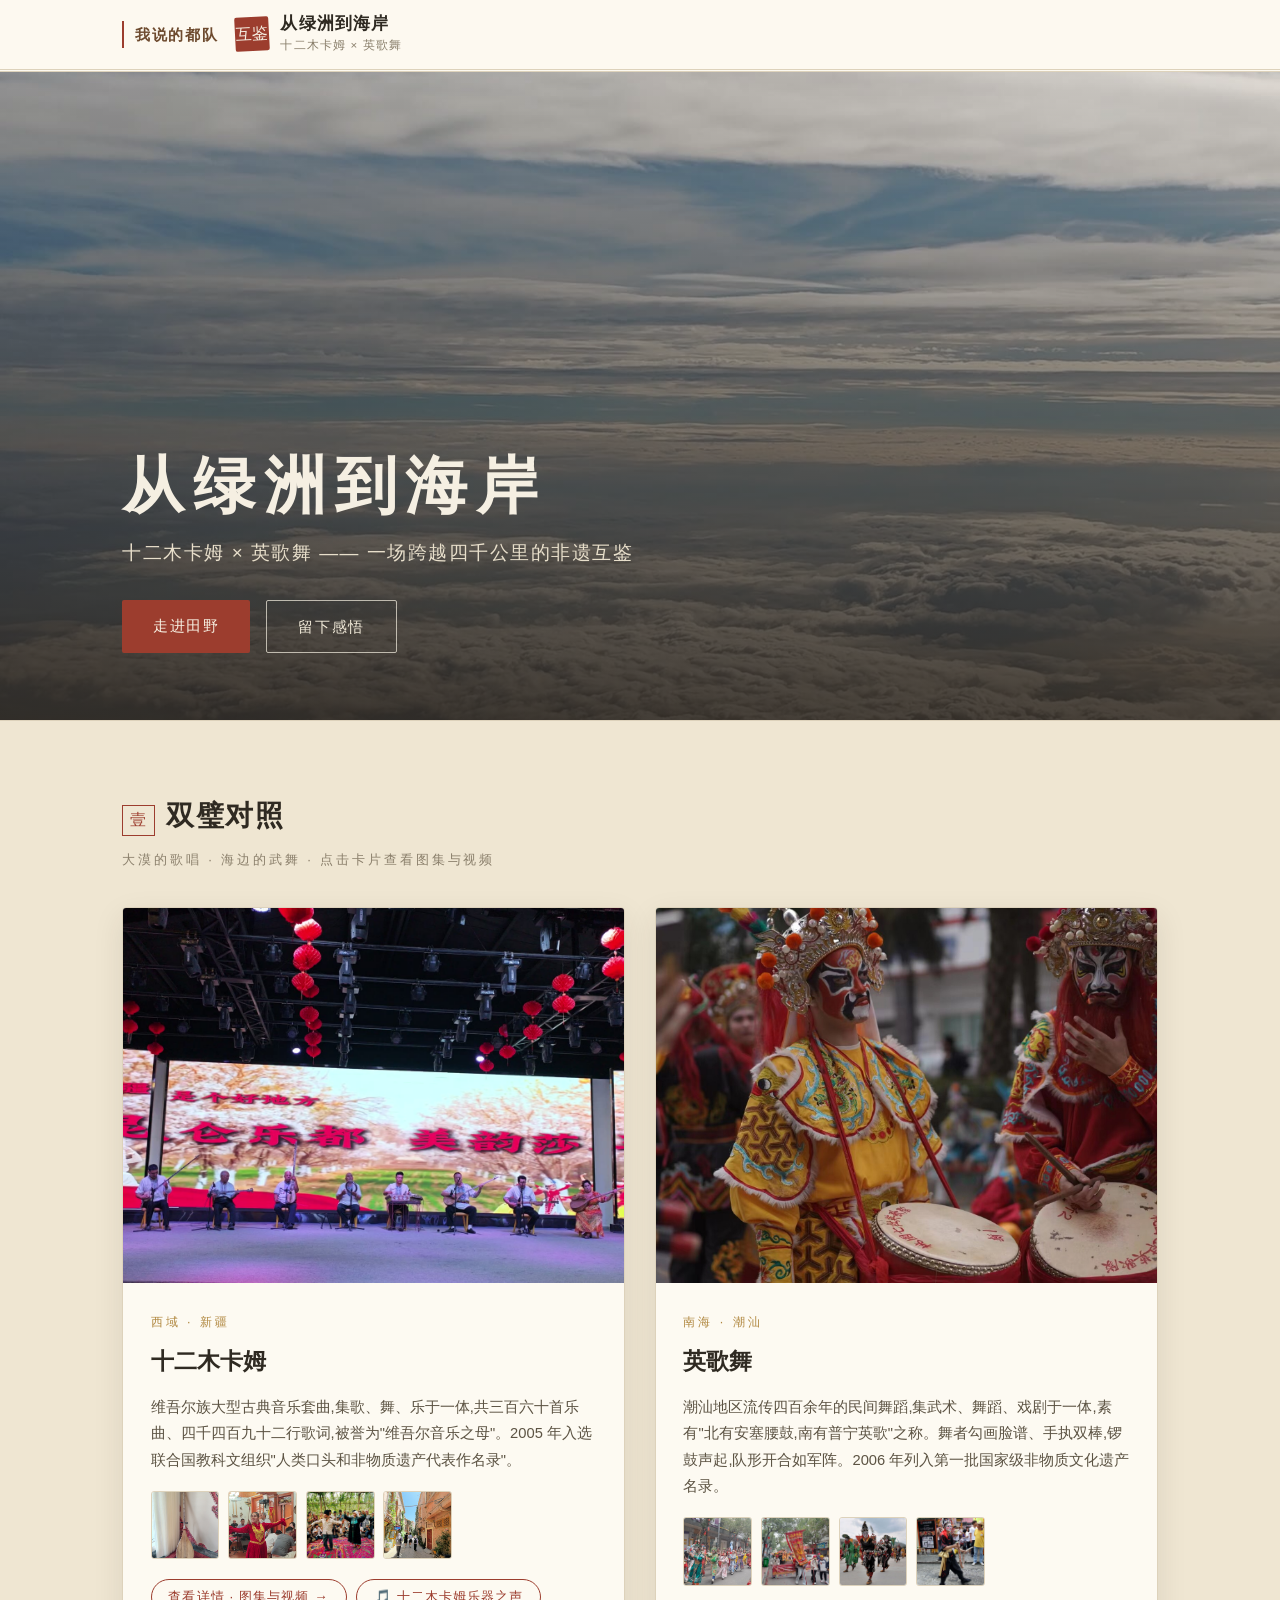
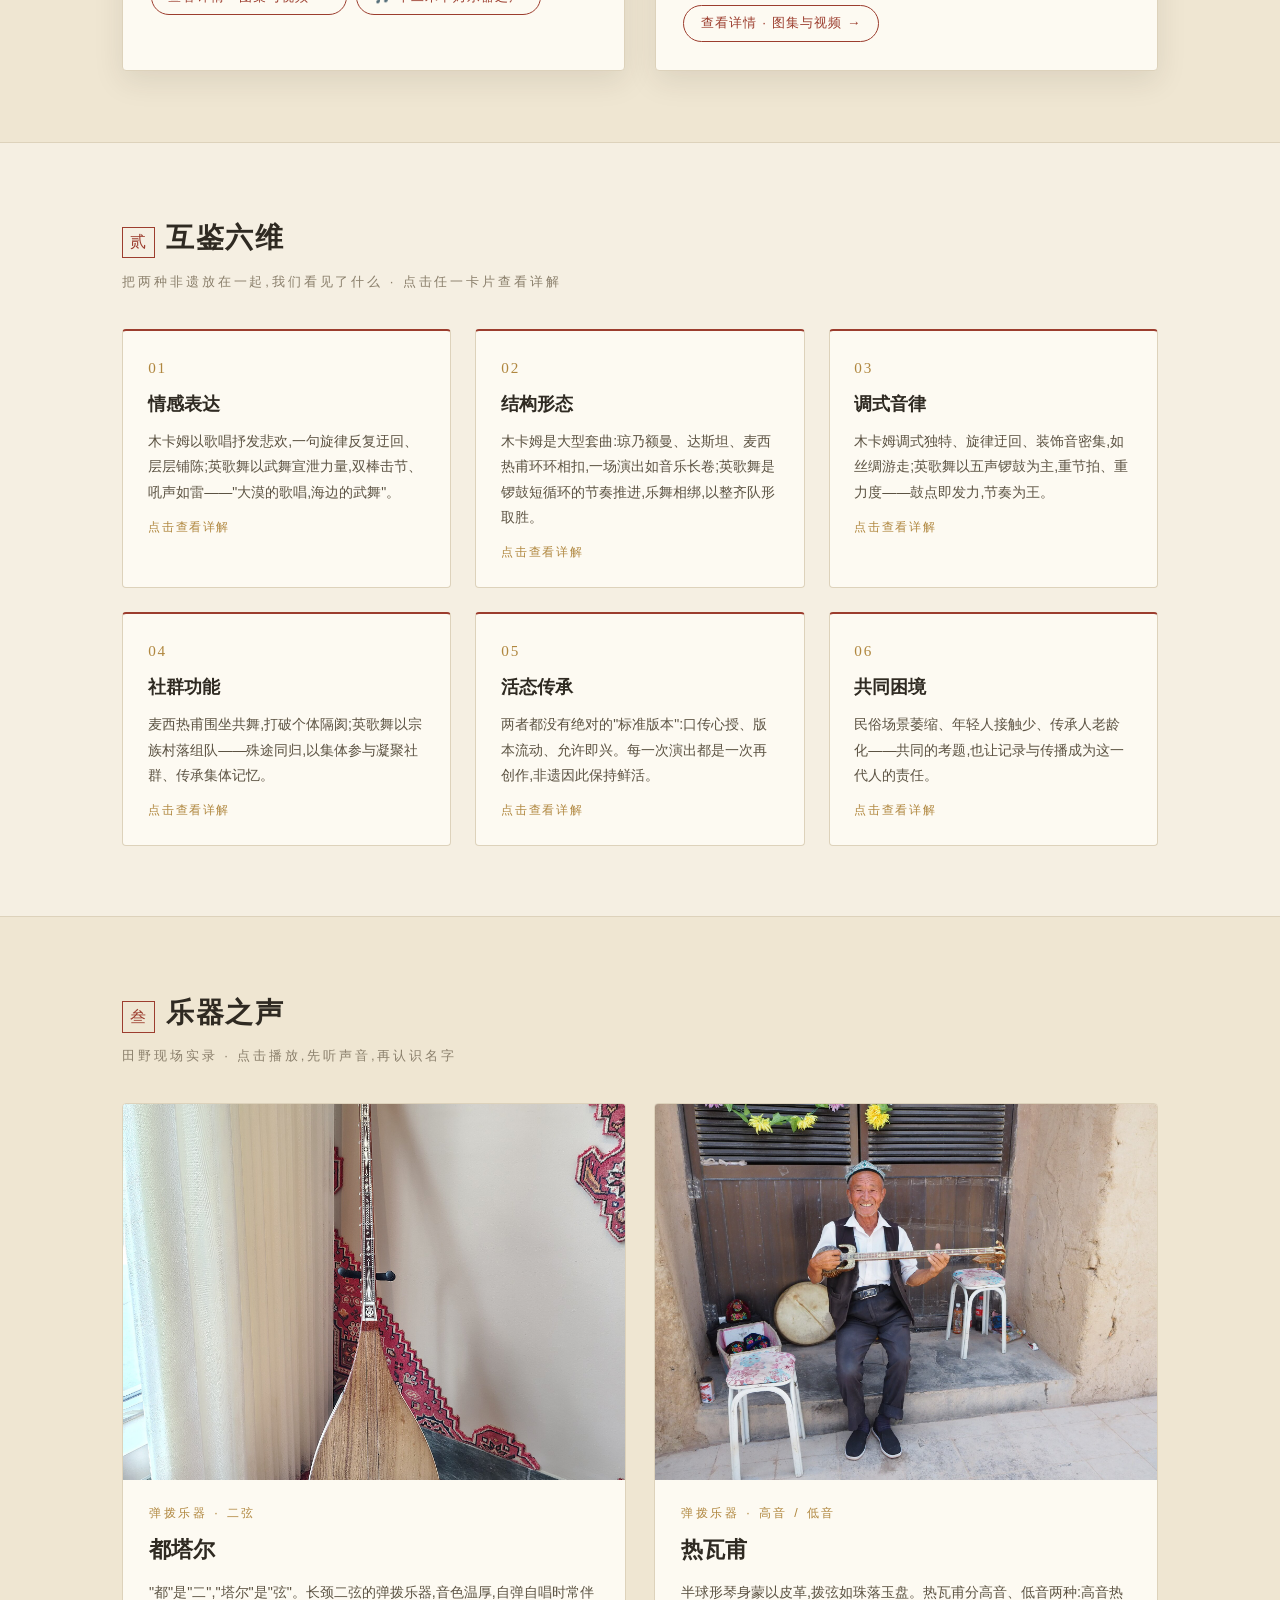
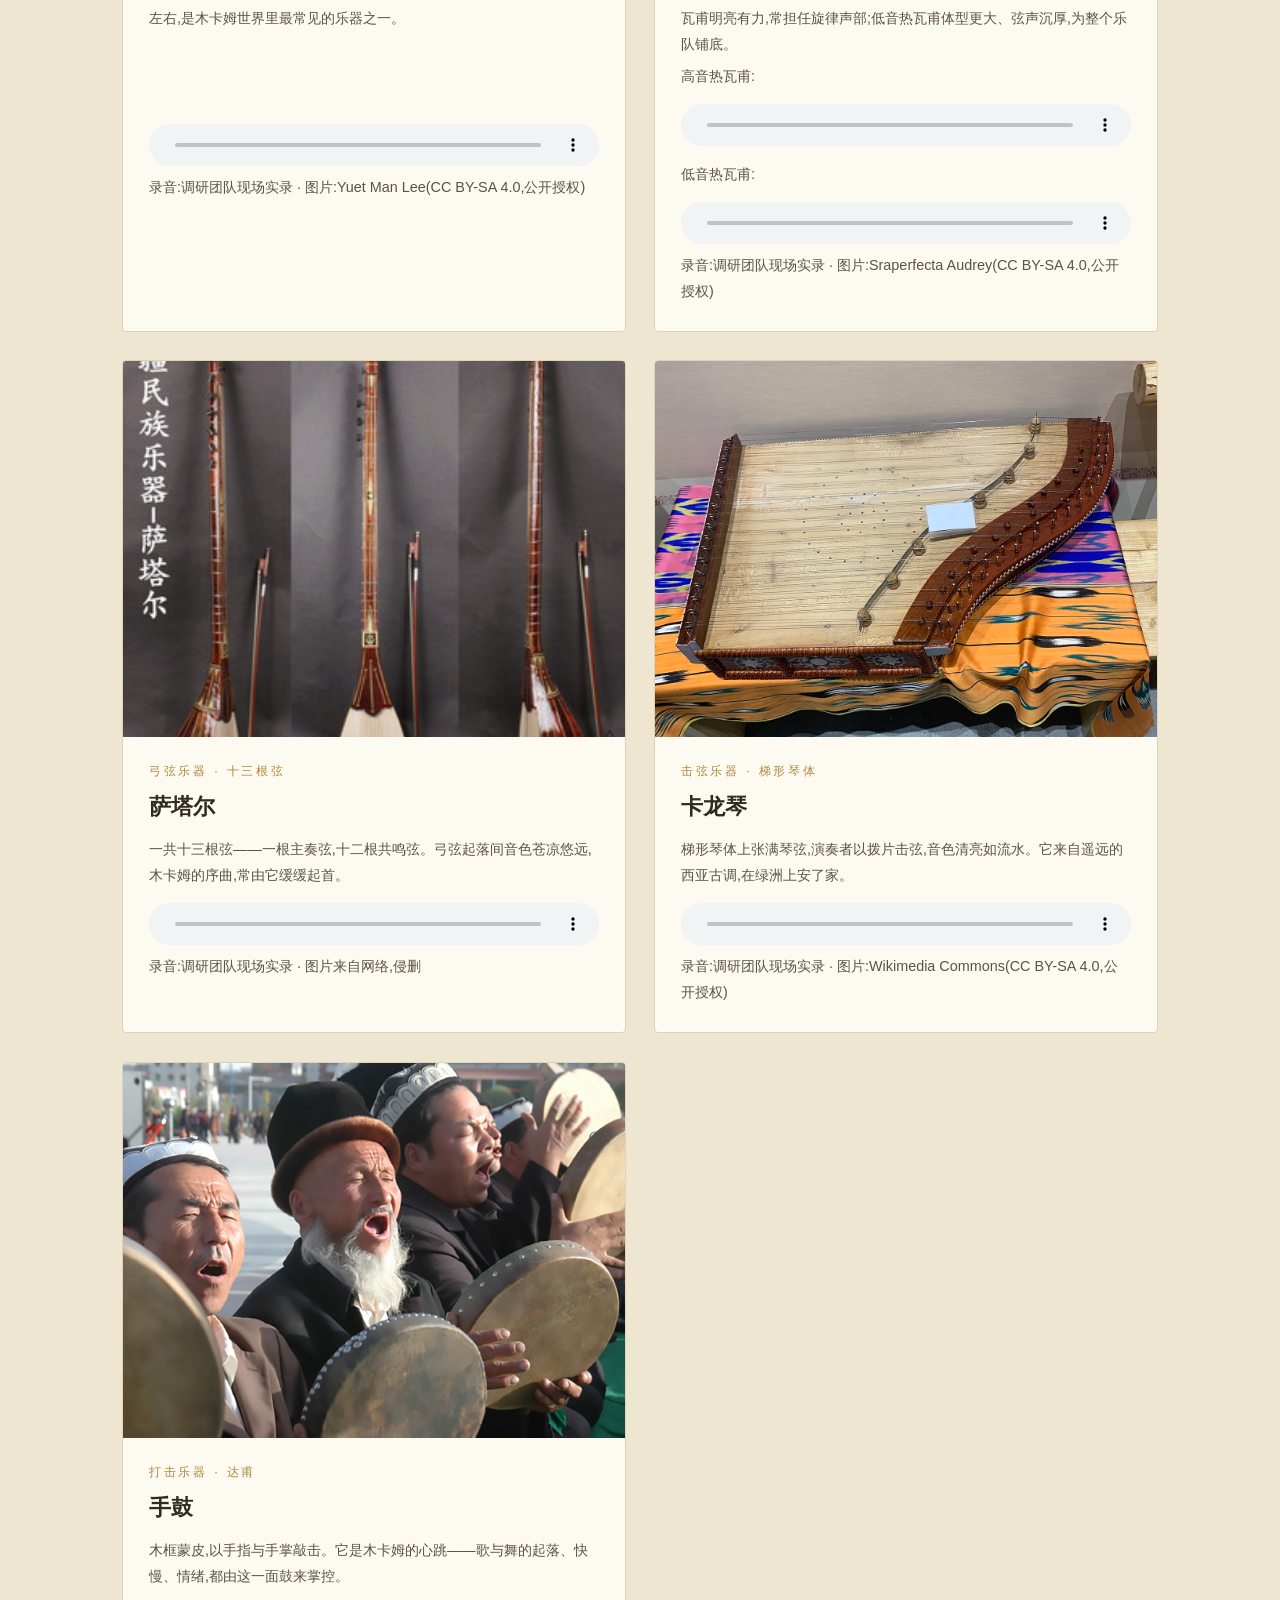
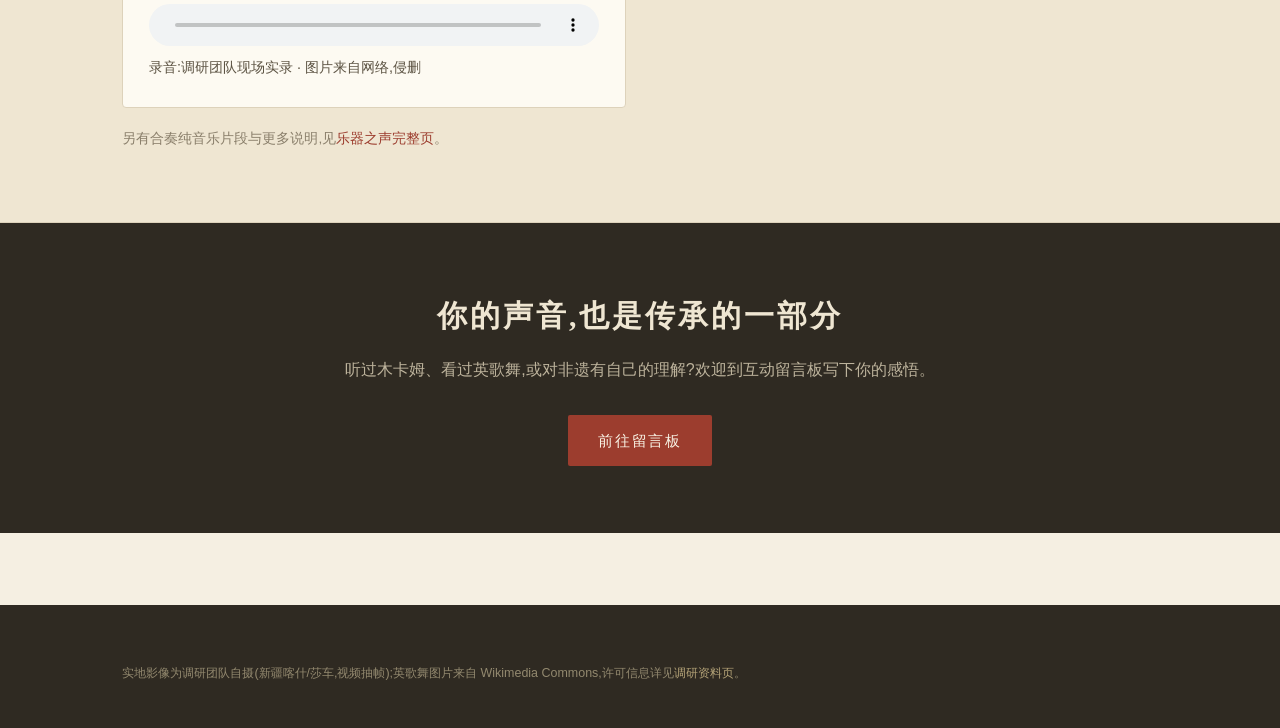
<file: web/index.html>
<!DOCTYPE html>
<html lang="zh-CN">
<head>
<meta charset="UTF-8">
<meta name="viewport" content="width=device-width, initial-scale=1.0">
<title>从绿洲到海岸 · 十二木卡姆 × 英歌舞</title>
<meta name="description" content="十二木卡姆与英歌舞文化互鉴——从绿洲到海岸,田野调研成果展示。">
<link rel="icon" href="data:image/svg+xml,%3Csvg xmlns='http://www.w3.org/2000/svg' viewBox='0 0 100 100'%3E%3Crect width='100' height='100' fill='%239c3d2e'/%3E%3Ctext x='50' y='74' font-size='62' text-anchor='middle' fill='%23f5efe2' font-family='serif'%3E%E4%BA%92%3C/text%3E%3C/svg%3E">
<link rel="stylesheet" href="css/style.css">
</head>
<body data-page="home">

<header class="site-header">
  <div class="container header-inner">
    <span class="team-name">我说的都队</span>
    <a class="brand" href="index.html">
      <span class="seal">互鉴</span>
      <span class="brand-text">
        <b>从绿洲到海岸</b>
        <small>十二木卡姆 × 英歌舞</small>
      </span>
    </a>
    <details class="nav-toggle">
      <summary aria-label="打开菜单">☰</summary>
      <nav class="site-nav" aria-label="主导航">
        <a href="index.html" class="active">首页</a>
        <a href="research.html">调研资料</a>
        <a href="instruments.html">乐器之声</a>
        <a href="guestbook.html">互动留言</a>
      </nav>
    </details>
  </div>
</header>

<main>
  <!-- 首屏 -->
  <section class="hero">
    <img class="hero-img" src="assets/img/hero_kashgar.jpg" alt="新疆喀什航拍采集画面(调研团队自摄)">
    <div class="hero-overlay">
      <div class="container hero-content">
        <h1>从绿洲到海岸</h1>
        <p class="hero-sub">十二木卡姆 × 英歌舞 —— 一场跨越四千公里的非遗互鉴</p>
        <div class="hero-actions">
          <a class="btn btn-primary" href="research.html">走进田野</a>
          <a class="btn btn-ghost" href="guestbook.html">留下感悟</a>
        </div>
      </div>
    </div>
  </section>

  <!-- 壹 · 双璧对照 -->
  <section class="section section-alt">
    <div class="container">
      <h2 class="section-title"><span class="sec-no">壹</span>双璧对照</h2>
      <p class="sec-sub">大漠的歌唱 · 海边的武舞 · 点击卡片查看图集与视频</p>
      <div class="duo-cards">
        <article class="duo-card" data-detail="muqam" role="button" tabindex="0">
          <img src="assets/img/stage_muqam.jpg" alt="莎车舞台木卡姆专场演出(调研团队自摄)">
          <div class="duo-body">
            <span class="tag">西域 · 新疆</span>
            <h3>十二木卡姆</h3>
            <p>维吾尔族大型古典音乐套曲,集歌、舞、乐于一体,共三百六十首乐曲、四千四百九十二行歌词,被誉为"维吾尔音乐之母"。2005 年入选联合国教科文组织"人类口头和非物质遗产代表作名录"。</p>
            <div class="card-thumbs">
              <img src="assets/img/muqam_dutar.jpg" alt="都塔尔">
              <img src="assets/img/teahouse_muqam.jpg" alt="茶馆表演">
              <img src="assets/img/muqam_xinjiang.jpg" alt="木卡姆演奏">
              <img src="assets/img/street_kashgar.jpg" alt="古城街巷">
            </div>
            <div class="card-actions">
              <span class="card-more">查看详情 · 图集与视频 →</span>
              <a class="card-more" href="instruments.html">🎵 十二木卡姆乐器之声</a>
            </div>
          </div>
        </article>
        <article class="duo-card" data-detail="yingge" role="button" tabindex="0">
          <img src="assets/img/yingge_chaoshan.jpg" alt="潮汕英歌舞表演(摄影:Zoemonday,CC BY-SA 4.0)">
          <div class="duo-body">
            <span class="tag">南海 · 潮汕</span>
            <h3>英歌舞</h3>
            <p>潮汕地区流传四百余年的民间舞蹈,集武术、舞蹈、戏剧于一体,素有"北有安塞腰鼓,南有普宁英歌"之称。舞者勾画脸谱、手执双棒,锣鼓声起,队形开合如军阵。2006 年列入第一批国家级非物质文化遗产名录。</p>
            <div class="card-thumbs">
              <img src="assets/img/yingge_1.jpg" alt="英歌舞(CC0)">
              <img src="assets/img/yingge_2.jpg" alt="英歌舞(CC0)">
              <img src="assets/img/puning_yingge.jpg" alt="普宁英歌">
              <img src="assets/img/yingge_hk.jpg" alt="英歌舞角色">
            </div>
            <span class="card-more">查看详情 · 图集与视频 →</span>
          </div>
        </article>
      </div>
    </div>
  </section>

  <!-- 贰 · 互鉴六维 -->
  <section class="section">
    <div class="container">
      <h2 class="section-title"><span class="sec-no">贰</span>互鉴六维</h2>
      <p class="sec-sub">把两种非遗放在一起,我们看见了什么 · 点击任一卡片查看详解</p>
      <div class="dims">
        <div class="dim-card" data-detail="dim1" role="button" tabindex="0"><span class="dim-no">01</span><h3>情感表达</h3><p>木卡姆以歌唱抒发悲欢,一句旋律反复迂回、层层铺陈;英歌舞以武舞宣泄力量,双棒击节、吼声如雷——"大漠的歌唱,海边的武舞"。</p><span class="dim-hint">点击查看详解</span></div>
        <div class="dim-card" data-detail="dim2" role="button" tabindex="0"><span class="dim-no">02</span><h3>结构形态</h3><p>木卡姆是大型套曲:琼乃额曼、达斯坦、麦西热甫环环相扣,一场演出如音乐长卷;英歌舞是锣鼓短循环的节奏推进,乐舞相绑,以整齐队形取胜。</p><span class="dim-hint">点击查看详解</span></div>
        <div class="dim-card" data-detail="dim3" role="button" tabindex="0"><span class="dim-no">03</span><h3>调式音律</h3><p>木卡姆调式独特、旋律迂回、装饰音密集,如丝绸游走;英歌舞以五声锣鼓为主,重节拍、重力度——鼓点即发力,节奏为王。</p><span class="dim-hint">点击查看详解</span></div>
        <div class="dim-card" data-detail="dim4" role="button" tabindex="0"><span class="dim-no">04</span><h3>社群功能</h3><p>麦西热甫围坐共舞,打破个体隔阂;英歌舞以宗族村落组队——殊途同归,以集体参与凝聚社群、传承集体记忆。</p><span class="dim-hint">点击查看详解</span></div>
        <div class="dim-card" data-detail="dim5" role="button" tabindex="0"><span class="dim-no">05</span><h3>活态传承</h3><p>两者都没有绝对的"标准版本":口传心授、版本流动、允许即兴。每一次演出都是一次再创作,非遗因此保持鲜活。</p><span class="dim-hint">点击查看详解</span></div>
        <div class="dim-card" data-detail="dim6" role="button" tabindex="0"><span class="dim-no">06</span><h3>共同困境</h3><p>民俗场景萎缩、年轻人接触少、传承人老龄化——共同的考题,也让记录与传播成为这一代人的责任。</p><span class="dim-hint">点击查看详解</span></div>
      </div>
    </div>
  </section>

  <!-- 叁 · 乐器之声 -->
  <section class="section section-alt">
    <div class="container">
      <h2 class="section-title"><span class="sec-no">叁</span>乐器之声</h2>
      <p class="sec-sub">田野现场实录 · 点击播放,先听声音,再认识名字</p>
      <div class="inst-grid" id="inst-grid"></div>
      <p class="note">另有合奏纯音乐片段与更多说明,见<a href="instruments.html">乐器之声完整页</a>。</p>
    </div>
  </section>

  <!-- 结尾召唤 -->
  <section class="cta">
    <div class="container">
      <h2>你的声音,也是传承的一部分</h2>
      <p>听过木卡姆、看过英歌舞,或对非遗有自己的理解?欢迎到互动留言板写下你的感悟。</p>
      <a class="btn btn-primary" href="guestbook.html">前往留言板</a>
    </div>
  </section>
</main>

<!-- 详情弹窗(双璧对照 / 互鉴六维共用) -->
<div class="modal" id="detail-modal" role="dialog" aria-modal="true" aria-labelledby="detail-title" hidden>
  <div class="modal-backdrop" data-close></div>
  <div class="modal-panel">
    <button class="modal-close" data-close aria-label="关闭">×</button>
    <div class="modal-body" id="detail-body"></div>
  </div>
</div>

<footer class="site-footer">
  <div class="container">
    <p class="fineprint">实地影像为调研团队自摄(新疆喀什/莎车,视频抽帧);英歌舞图片来自 Wikimedia Commons,许可信息详见<a href="research.html">调研资料页</a>。</p>
  </div>
</footer>

<script src="js/main.js"></script>
</body>
</html>
</file>
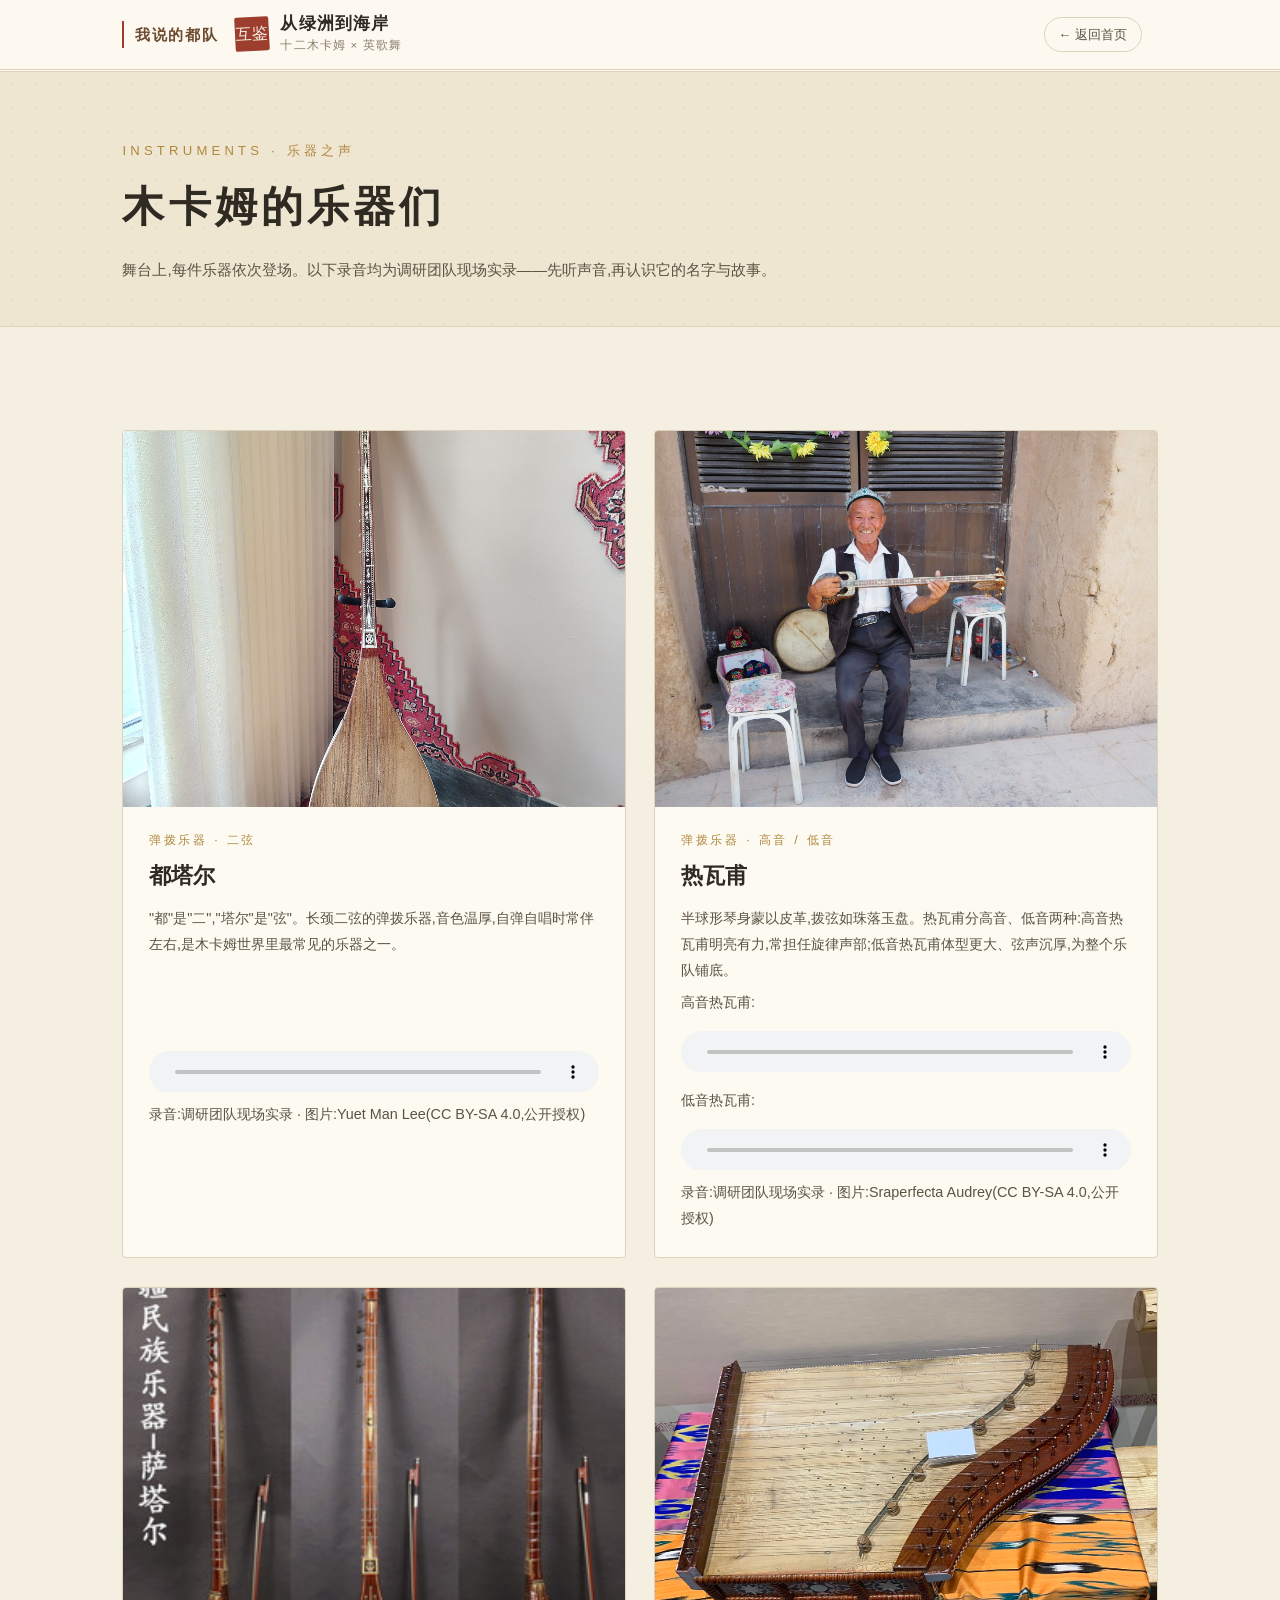
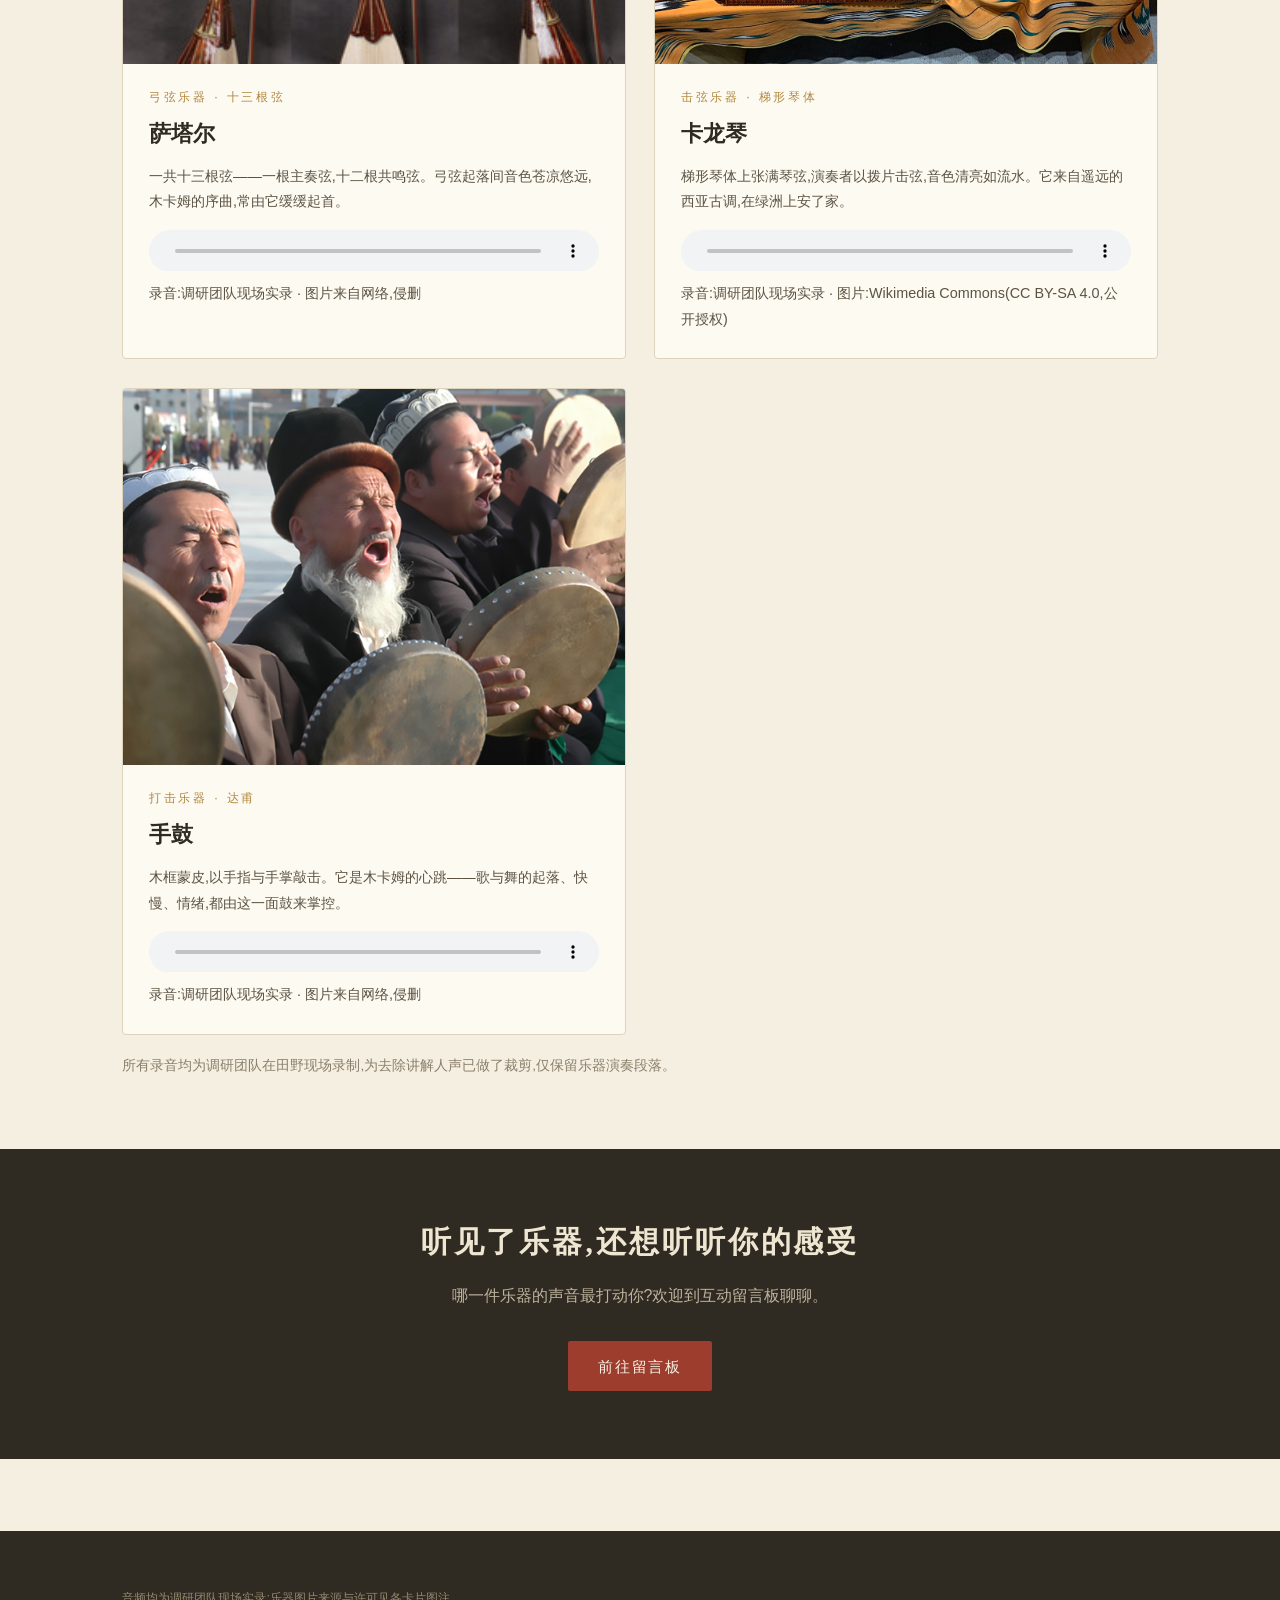
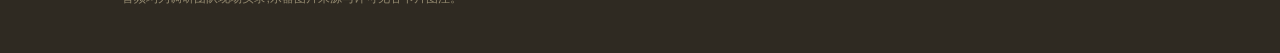
<file: web/instruments.html>
<!DOCTYPE html>
<html lang="zh-CN">
<head>
<meta charset="UTF-8">
<meta name="viewport" content="width=device-width, initial-scale=1.0">
<title>乐器之声 · 从绿洲到海岸</title>
<meta name="description" content="木卡姆乐器之声:都塔尔、热瓦甫、萨塔尔、弹布尔、卡龙琴、手鼓——田野现场实录音频与乐器介绍。">
<link rel="icon" href="data:image/svg+xml,%3Csvg xmlns='http://www.w3.org/2000/svg' viewBox='0 0 100 100'%3E%3Crect width='100' height='100' fill='%239c3d2e'/%3E%3Ctext x='50' y='74' font-size='62' text-anchor='middle' fill='%23f5efe2' font-family='serif'%3E%E4%BA%92%3C/text%3E%3C/svg%3E">
<link rel="stylesheet" href="css/style.css">
</head>
<body data-page="instruments">

<header class="site-header">
  <div class="container header-inner">
    <span class="team-name">我说的都队</span>
    <a class="brand" href="index.html">
      <span class="seal">互鉴</span>
      <span class="brand-text">
        <b>从绿洲到海岸</b>
        <small>十二木卡姆 × 英歌舞</small>
      </span>
    </a>
    <a class="back-home" href="index.html">← 返回首页</a>
    <details class="nav-toggle">
      <summary aria-label="打开菜单">☰</summary>
      <nav class="site-nav" aria-label="主导航">
        <a href="index.html">首页</a>
        <a href="research.html">调研资料</a>
        <a href="instruments.html" class="active">乐器之声</a>
        <a href="guestbook.html">互动留言</a>
      </nav>
    </details>
  </div>
</header>

<main>
  <div class="page-hero">
    <div class="container">
      <p class="kick">INSTRUMENTS · 乐器之声</p>
      <h1>木卡姆的乐器们</h1>
      <p>舞台上,每件乐器依次登场。以下录音均为调研团队现场实录——先听声音,再认识它的名字与故事。</p>
    </div>
  </div>

  <section class="section">
    <div class="container">
      <div class="inst-grid" id="inst-full">
        <article class="inst-card inst-card--wide">
          <img src="assets/img/stage_muqam.jpg" alt="舞台木卡姆合奏(调研团队自摄)">
          <div class="inst-body">
            <span class="tag">合奏片段 · 团队自摄</span>
            <h3>没有解说的纯音乐</h3>
            <p>这段录音只有乐器声,没有讲解。根据频谱分析:前段特征接近热瓦甫的拨弦,后段稳定匹配萨塔尔的弓弦音色——像是一段"热瓦甫引子 + 萨塔尔主奏"的木卡姆开篇。</p>
            <audio controls preload="none" src="assets/audio/ensemble.m4a"></audio>
            <p class="iv-note">录音:调研团队现场实录 · 乐器判断基于声学特征分析,仅供参考,欢迎指正。</p>
          </div>
        </article>
      </div>
      <p class="note">所有录音均为调研团队在田野现场录制,为去除讲解人声已做了裁剪,仅保留乐器演奏段落。</p>
    </div>
  </section>

  <section class="cta">
    <div class="container">
      <h2>听见了乐器,还想听听你的感受</h2>
      <p>哪一件乐器的声音最打动你?欢迎到互动留言板聊聊。</p>
      <a class="btn btn-primary" href="guestbook.html">前往留言板</a>
    </div>
  </section>
</main>

<footer class="site-footer">
  <div class="container">
    <p class="fineprint">音频均为调研团队现场实录;乐器图片来源与许可见各卡片图注。</p>
  </div>
</footer>

<script src="js/main.js"></script>
</body>
</html>
</file>
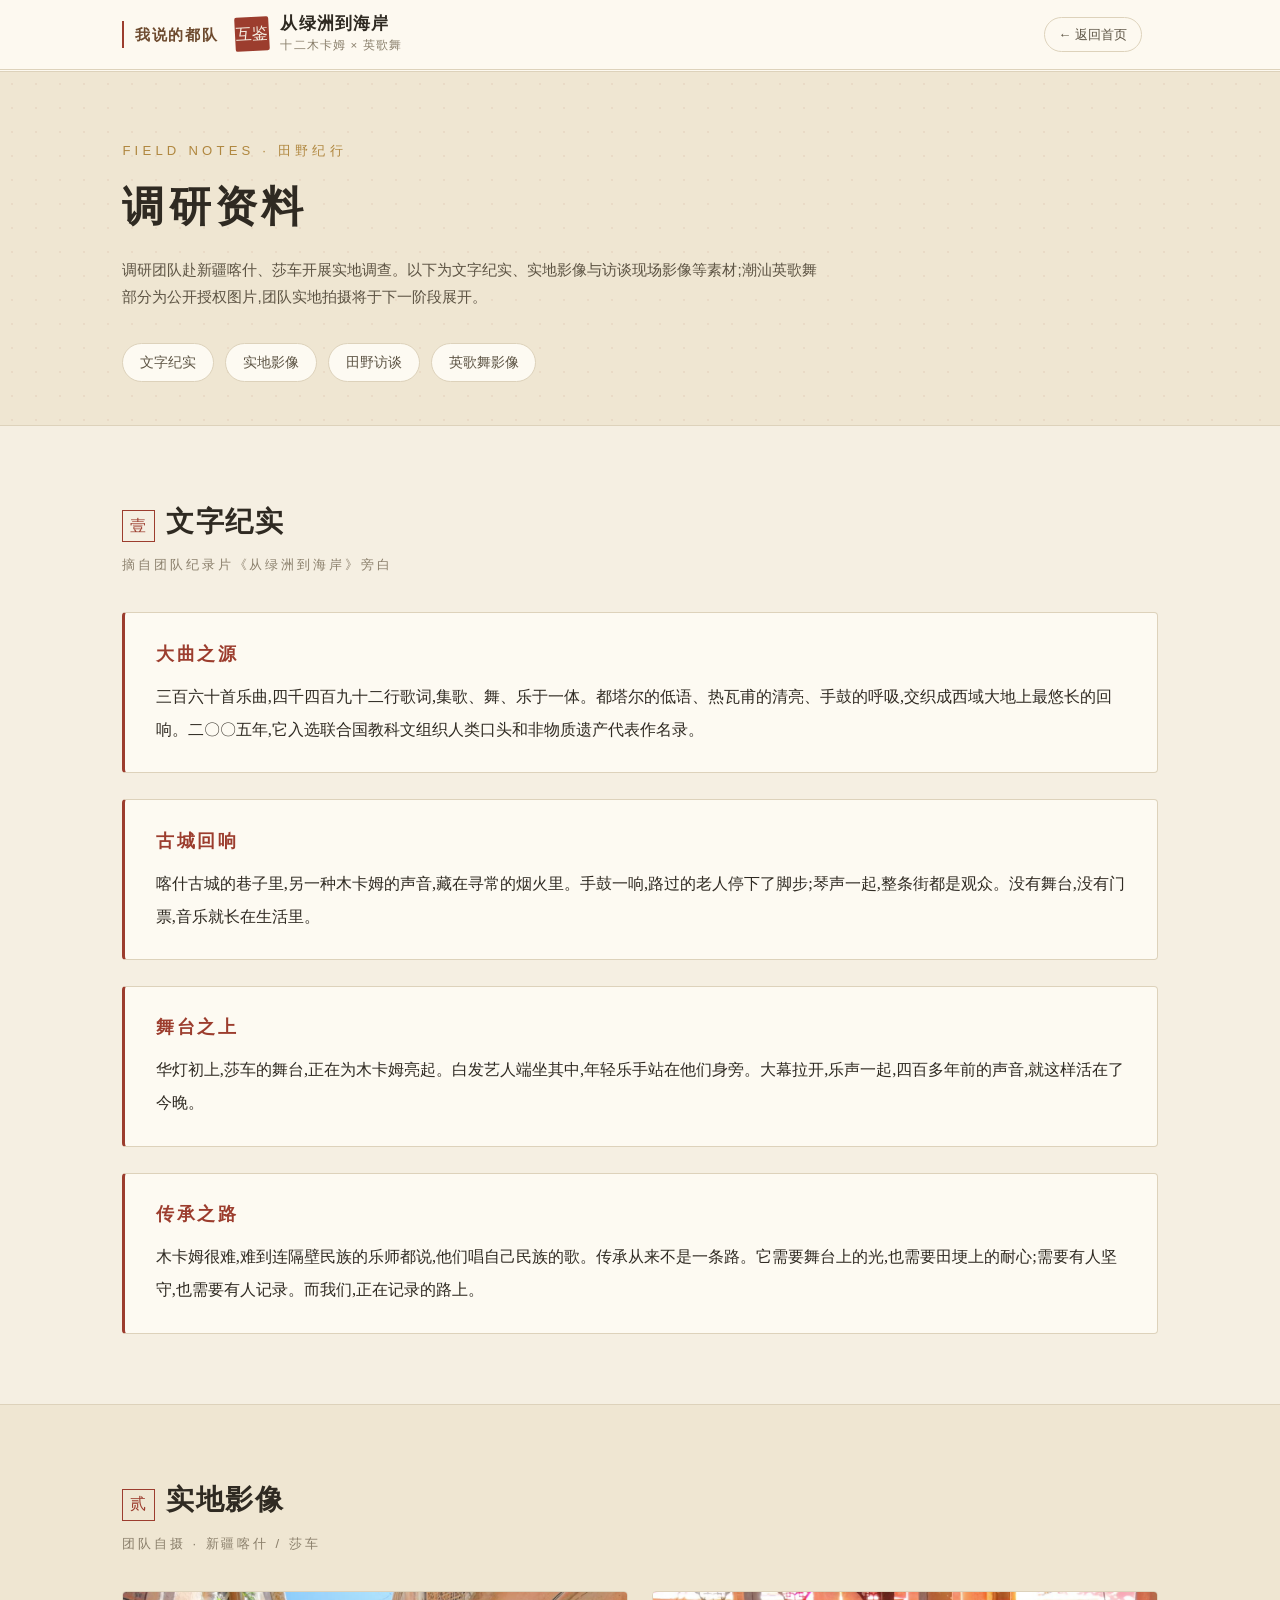
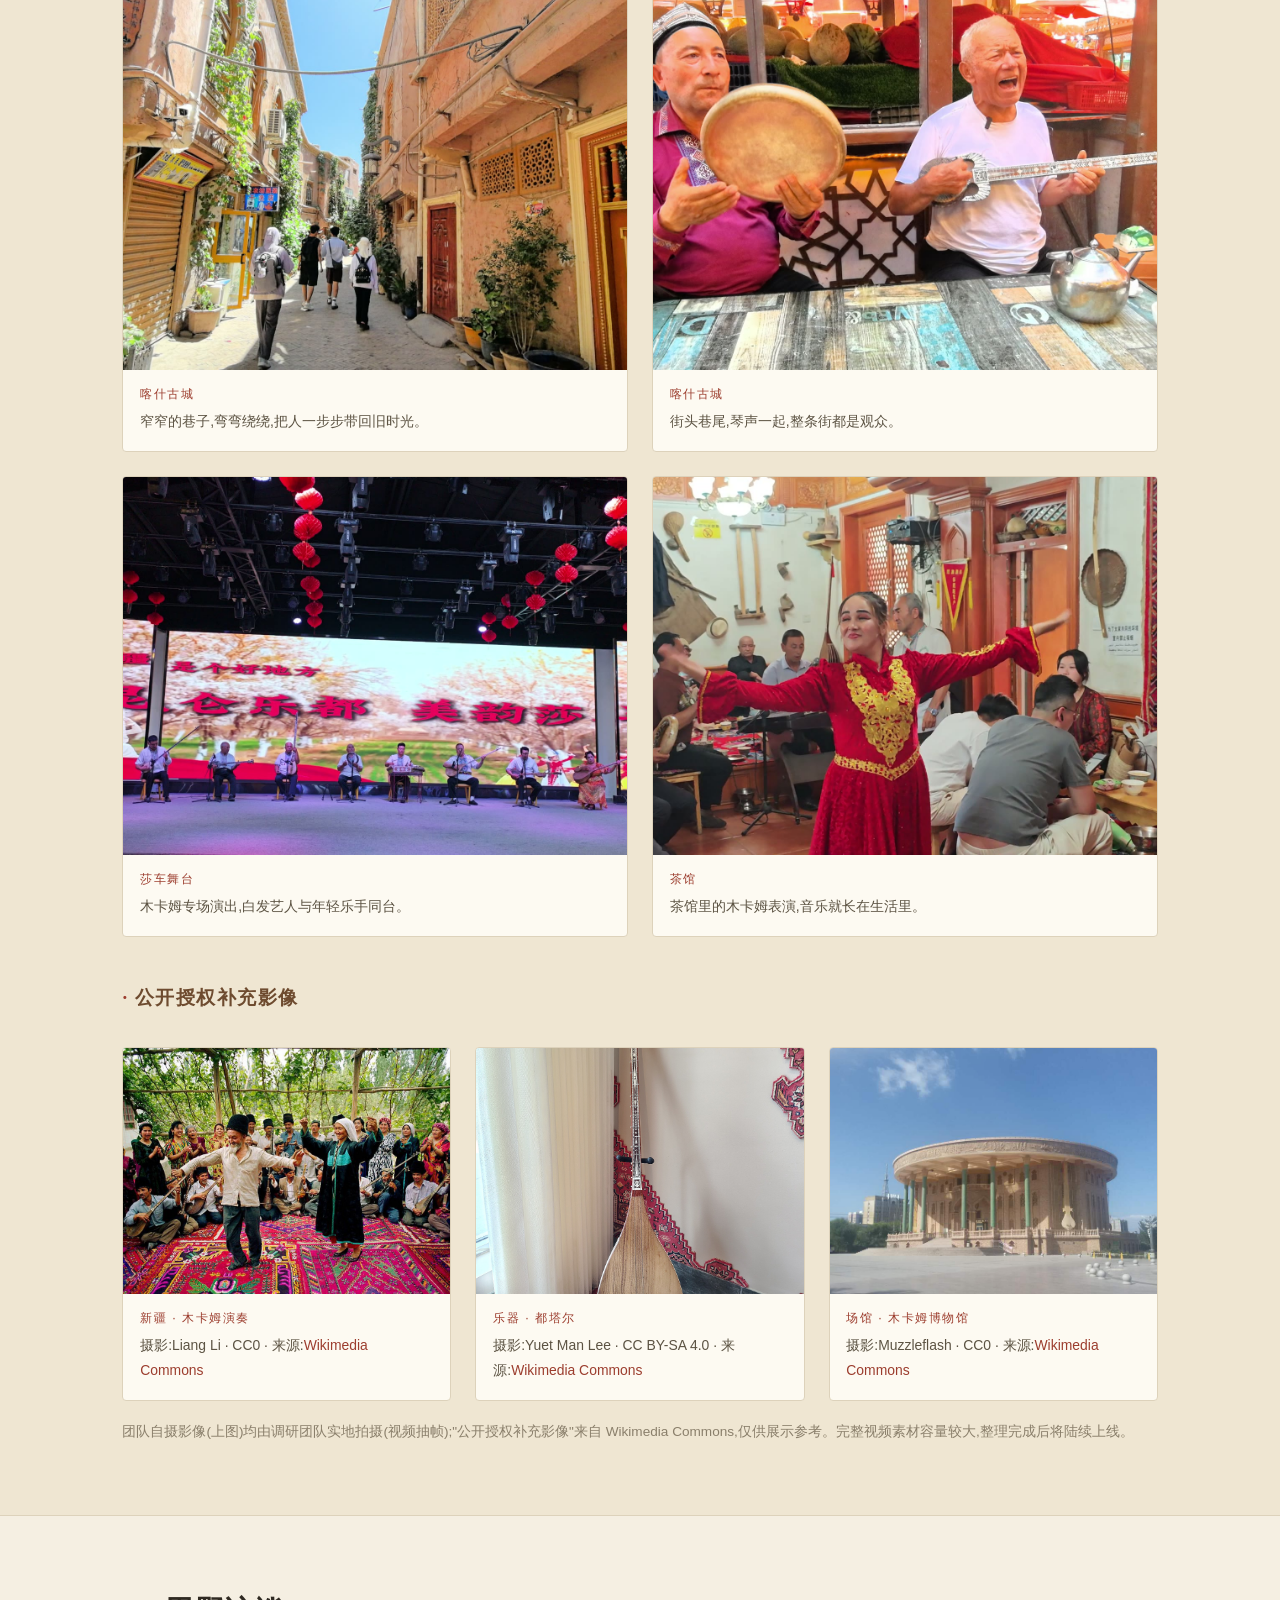
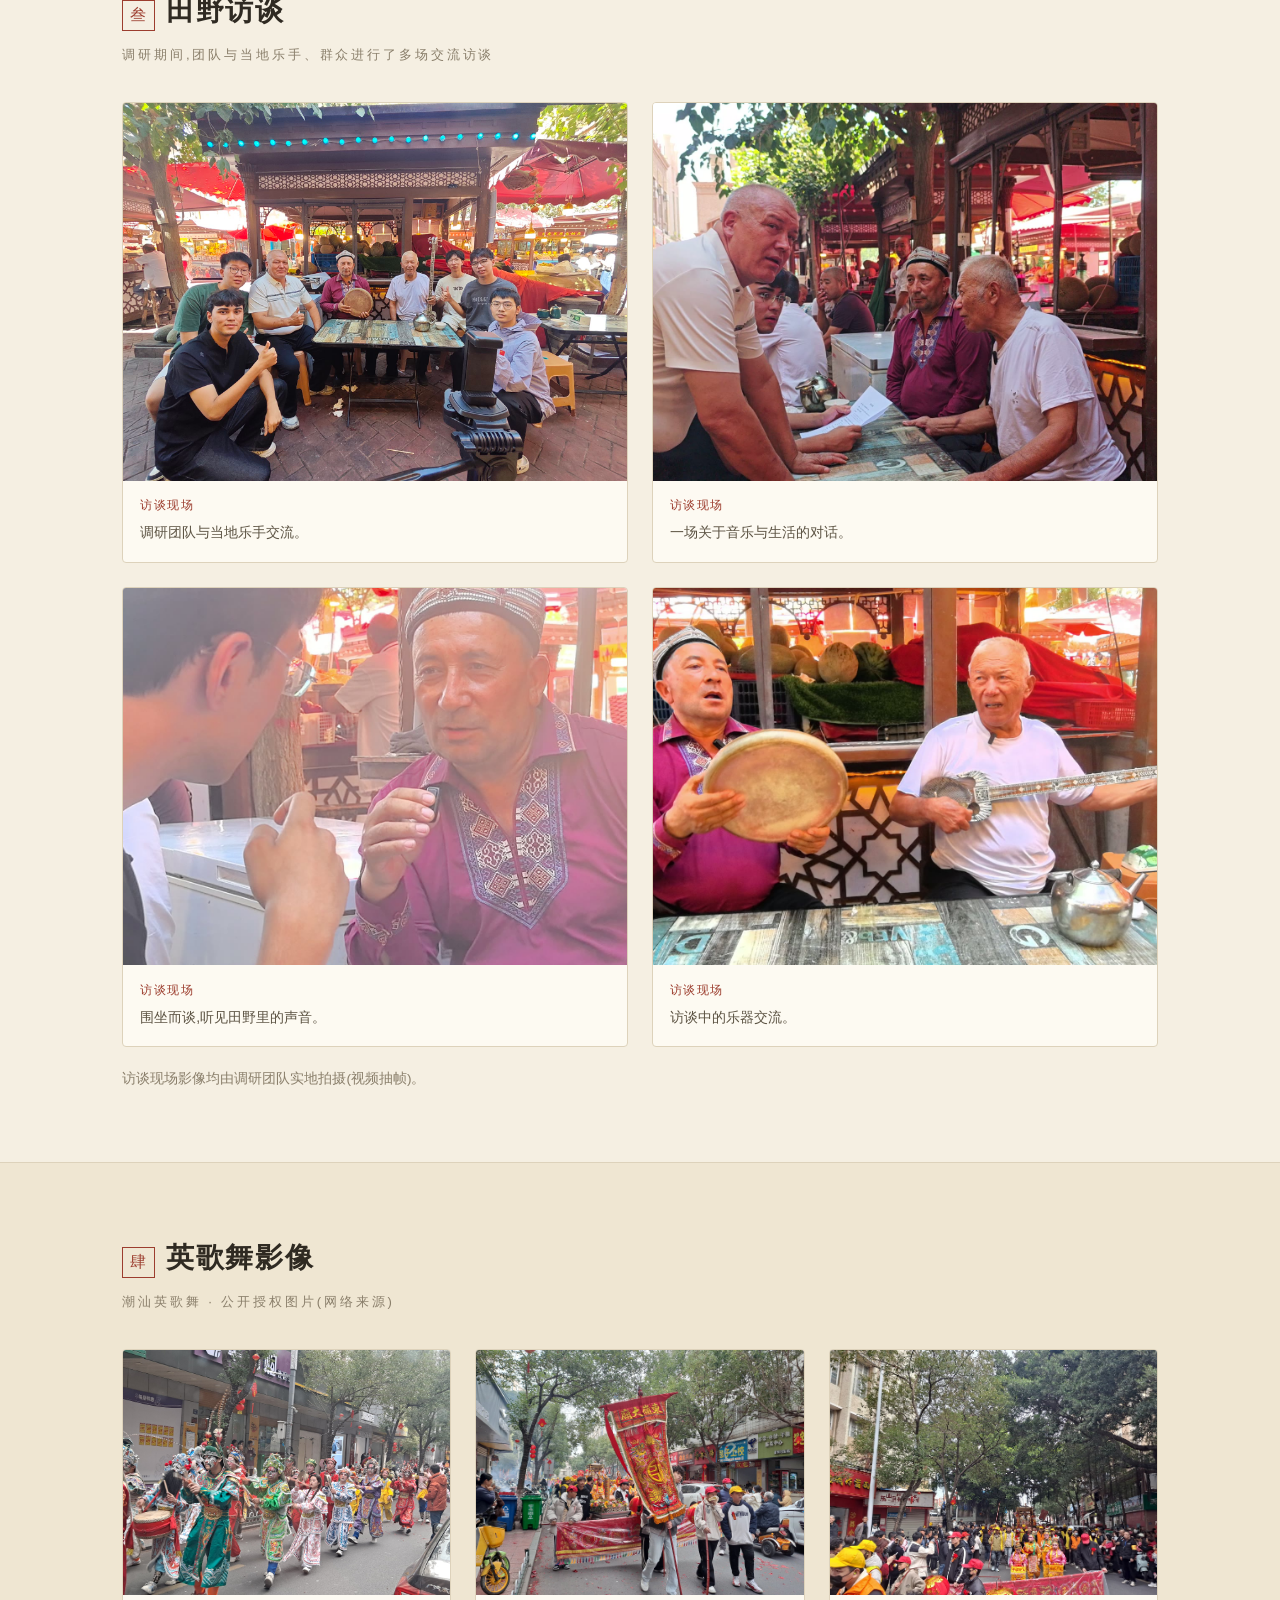
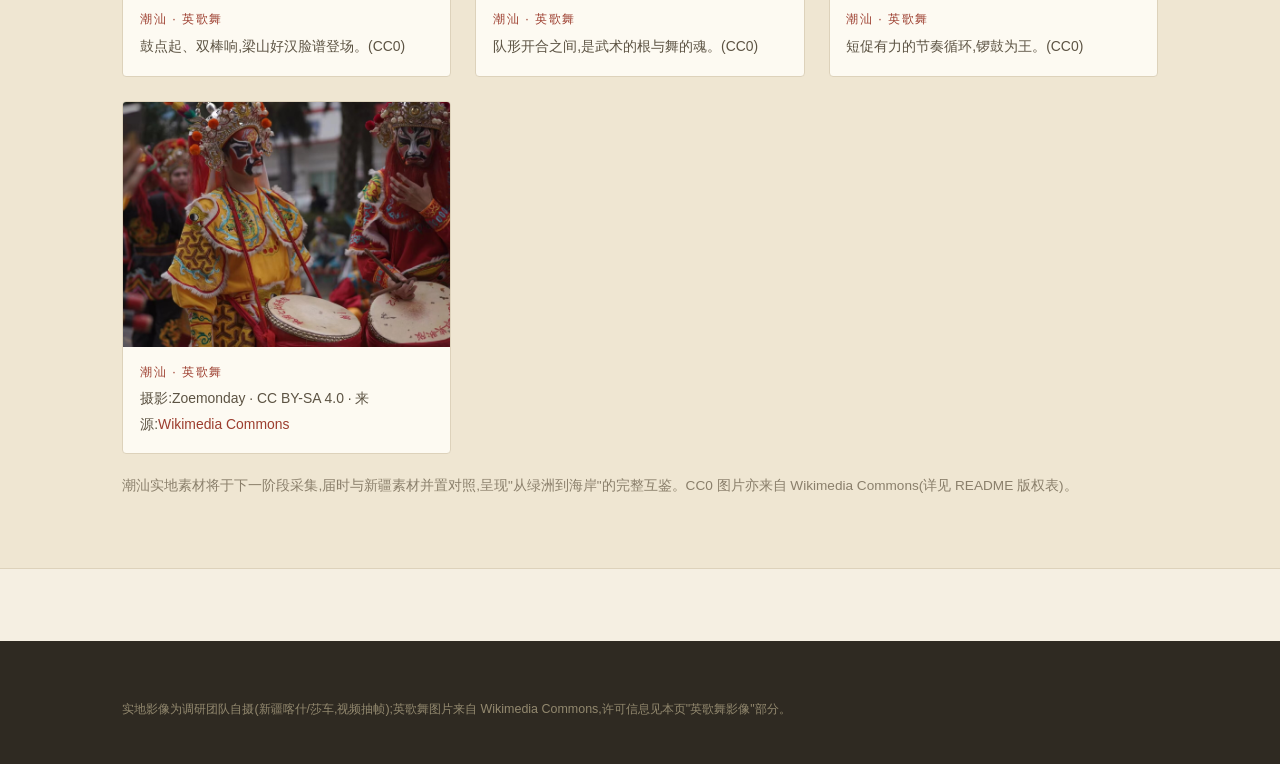
<file: web/research.html>
<!DOCTYPE html>
<html lang="zh-CN">
<head>
<meta charset="UTF-8">
<meta name="viewport" content="width=device-width, initial-scale=1.0">
<title>调研资料 · 从绿洲到海岸</title>
<meta name="description" content="十二木卡姆田野调研一手素材:文字纪实、实地影像、访谈记录与英歌舞资料。">
<link rel="icon" href="data:image/svg+xml,%3Csvg xmlns='http://www.w3.org/2000/svg' viewBox='0 0 100 100'%3E%3Crect width='100' height='100' fill='%239c3d2e'/%3E%3Ctext x='50' y='74' font-size='62' text-anchor='middle' fill='%23f5efe2' font-family='serif'%3E%E4%BA%92%3C/text%3E%3C/svg%3E">
<link rel="stylesheet" href="css/style.css">
</head>
<body data-page="research">

<header class="site-header">
  <div class="container header-inner">
    <span class="team-name">我说的都队</span>
    <a class="brand" href="index.html">
      <span class="seal">互鉴</span>
      <span class="brand-text">
        <b>从绿洲到海岸</b>
        <small>十二木卡姆 × 英歌舞</small>
      </span>
    </a>
    <a class="back-home" href="index.html">← 返回首页</a>
    <details class="nav-toggle">
      <summary aria-label="打开菜单">☰</summary>
      <nav class="site-nav" aria-label="主导航">
        <a href="index.html">首页</a>
        <a href="research.html" class="active">调研资料</a>
        <a href="instruments.html">乐器之声</a>
        <a href="guestbook.html">互动留言</a>
      </nav>
    </details>
  </div>
</header>

<main>
  <div class="page-hero">
    <div class="container">
      <p class="kick">FIELD NOTES · 田野纪行</p>
      <h1>调研资料</h1>
      <p>调研团队赴新疆喀什、莎车开展实地调查。以下为文字纪实、实地影像与访谈现场影像等素材;潮汕英歌舞部分为公开授权图片,团队实地拍摄将于下一阶段展开。</p>
      <nav class="toc" aria-label="页内目录">
        <a href="#writings">文字纪实</a>
        <a href="#photos">实地影像</a>
        <a href="#interviews">田野访谈</a>
        <a href="#yingge">英歌舞影像</a>
      </nav>
    </div>
  </div>

  <!-- 壹 · 文字纪实 -->
  <section class="section" id="writings">
    <div class="container">
      <h2 class="section-title"><span class="sec-no">壹</span>文字纪实</h2>
      <p class="sec-sub">摘自团队纪录片《从绿洲到海岸》旁白</p>
      <div class="quotes">
        <article class="quote-card">
          <h3>大曲之源</h3>
          <p>三百六十首乐曲,四千四百九十二行歌词,集歌、舞、乐于一体。都塔尔的低语、热瓦甫的清亮、手鼓的呼吸,交织成西域大地上最悠长的回响。二〇〇五年,它入选联合国教科文组织人类口头和非物质遗产代表作名录。</p>
        </article>
        <article class="quote-card">
          <h3>古城回响</h3>
          <p>喀什古城的巷子里,另一种木卡姆的声音,藏在寻常的烟火里。手鼓一响,路过的老人停下了脚步;琴声一起,整条街都是观众。没有舞台,没有门票,音乐就长在生活里。</p>
        </article>
        <article class="quote-card">
          <h3>舞台之上</h3>
          <p>华灯初上,莎车的舞台,正在为木卡姆亮起。白发艺人端坐其中,年轻乐手站在他们身旁。大幕拉开,乐声一起,四百多年前的声音,就这样活在了今晚。</p>
        </article>
        <article class="quote-card">
          <h3>传承之路</h3>
          <p>木卡姆很难,难到连隔壁民族的乐师都说,他们唱自己民族的歌。传承从来不是一条路。它需要舞台上的光,也需要田埂上的耐心;需要有人坚守,也需要有人记录。而我们,正在记录的路上。</p>
        </article>
      </div>
    </div>
  </section>

  <!-- 贰 · 实地影像 -->
  <section class="section section-alt" id="photos">
    <div class="container">
      <h2 class="section-title"><span class="sec-no">贰</span>实地影像</h2>
      <p class="sec-sub">团队自摄 · 新疆喀什 / 莎车</p>
      <div class="photo-grid photo-grid--duo">
        <figure class="photo">
          <img src="assets/img/street_kashgar.jpg" alt="喀什古城小巷">
          <figcaption><span class="cap-date">喀什古城</span><p>窄窄的巷子,弯弯绕绕,把人一步步带回旧时光。</p></figcaption>
        </figure>
        <figure class="photo">
          <img src="assets/img/street_kashgar_2.jpg" alt="喀什古城街巷采风">
          <figcaption><span class="cap-date">喀什古城</span><p>街头巷尾,琴声一起,整条街都是观众。</p></figcaption>
        </figure>
        <figure class="photo">
          <img src="assets/img/stage_muqam.jpg" alt="莎车舞台木卡姆专场演出">
          <figcaption><span class="cap-date">莎车舞台</span><p>木卡姆专场演出,白发艺人与年轻乐手同台。</p></figcaption>
        </figure>
        <figure class="photo">
          <img src="assets/img/teahouse_muqam.jpg" alt="茶馆木卡姆表演现场">
          <figcaption><span class="cap-date">茶馆</span><p>茶馆里的木卡姆表演,音乐就长在生活里。</p></figcaption>
        </figure>
      </div>
      <h3 class="sub-block-title">公开授权补充影像</h3>
      <div class="photo-grid">
        <figure class="photo">
          <img src="assets/img/muqam_xinjiang.jpg" alt="新疆木卡姆演奏(公开授权图片)">
          <figcaption><span class="cap-date">新疆 · 木卡姆演奏</span><p>摄影:Liang Li · CC0 · 来源:<a href="https://commons.wikimedia.org/wiki/File:El_muqam_uyghur_del_Xinjiang.jpg" target="_blank" rel="noopener">Wikimedia Commons</a></p></figcaption>
        </figure>
        <figure class="photo">
          <img src="assets/img/muqam_dutar.jpg" alt="都塔尔乐器(公开授权图片)">
          <figcaption><span class="cap-date">乐器 · 都塔尔</span><p>摄影:Yuet Man Lee · CC BY-SA 4.0 · 来源:<a href="https://commons.wikimedia.org/wiki/File:Dutar_inside_Muqam_Uyghur_Cuisine.jpg" target="_blank" rel="noopener">Wikimedia Commons</a></p></figcaption>
        </figure>
        <figure class="photo">
          <img src="assets/img/muqam_museum.jpg" alt="哈密木卡姆博物馆(公开授权图片)">
          <figcaption><span class="cap-date">场馆 · 木卡姆博物馆</span><p>摄影:Muzzleflash · CC0 · 来源:<a href="https://commons.wikimedia.org/wiki/File:Hami_Muqam_Museum.jpg" target="_blank" rel="noopener">Wikimedia Commons</a></p></figcaption>
        </figure>
      </div>
      <p class="note">团队自摄影像(上图)均由调研团队实地拍摄(视频抽帧);"公开授权补充影像"来自 Wikimedia Commons,仅供展示参考。完整视频素材容量较大,整理完成后将陆续上线。</p>
    </div>
  </section>

  <!-- 叁 · 田野访谈 -->
  <section class="section" id="interviews">
    <div class="container">
      <h2 class="section-title"><span class="sec-no">叁</span>田野访谈</h2>
      <p class="sec-sub">调研期间,团队与当地乐手、群众进行了多场交流访谈</p>
      <div class="photo-grid photo-grid--duo">
        <figure class="photo">
          <img src="assets/img/interview_0.jpg" alt="访谈现场(调研团队提供)">
          <figcaption><span class="cap-date">访谈现场</span><p>调研团队与当地乐手交流。</p></figcaption>
        </figure>
        <figure class="photo">
          <img src="assets/img/interview_1.jpg" alt="访谈现场(调研团队自摄)">
          <figcaption><span class="cap-date">访谈现场</span><p>一场关于音乐与生活的对话。</p></figcaption>
        </figure>
        <figure class="photo">
          <img src="assets/img/interview_2.jpg" alt="访谈现场(调研团队自摄)">
          <figcaption><span class="cap-date">访谈现场</span><p>围坐而谈,听见田野里的声音。</p></figcaption>
        </figure>
        <figure class="photo">
          <img src="assets/img/interview_3.jpg" alt="访谈现场(调研团队自摄)">
          <figcaption><span class="cap-date">访谈现场</span><p>访谈中的乐器交流。</p></figcaption>
        </figure>
      </div>
      <p class="note">访谈现场影像均由调研团队实地拍摄(视频抽帧)。</p>
    </div>
  </section>

  <!-- 肆 · 英歌舞影像 -->
  <section class="section section-alt" id="yingge">
    <div class="container">
      <h2 class="section-title"><span class="sec-no">肆</span>英歌舞影像</h2>
      <p class="sec-sub">潮汕英歌舞 · 公开授权图片(网络来源)</p>
      <div class="photo-grid">
        <figure class="photo">
          <img src="assets/img/yingge_1.jpg" alt="英歌舞表演(CC0)">
          <figcaption><span class="cap-date">潮汕 · 英歌舞</span><p>鼓点起、双棒响,梁山好汉脸谱登场。(CC0)</p></figcaption>
        </figure>
        <figure class="photo">
          <img src="assets/img/yingge_2.jpg" alt="英歌舞表演(CC0)">
          <figcaption><span class="cap-date">潮汕 · 英歌舞</span><p>队形开合之间,是武术的根与舞的魂。(CC0)</p></figcaption>
        </figure>
        <figure class="photo">
          <img src="assets/img/yingge_3.jpg" alt="英歌舞表演(CC0)">
          <figcaption><span class="cap-date">潮汕 · 英歌舞</span><p>短促有力的节奏循环,锣鼓为王。(CC0)</p></figcaption>
        </figure>
        <figure class="photo">
          <img src="assets/img/yingge_chaoshan.jpg" alt="潮汕英歌舞表演">
          <figcaption><span class="cap-date">潮汕 · 英歌舞</span><p>摄影:Zoemonday · CC BY-SA 4.0 · 来源:<a href="https://commons.wikimedia.org/wiki/File:%E6%BD%AE%E6%B1%95%E8%8B%B1%E6%AD%8C%E8%88%9E%E8%A1%A8%E6%BC%94.jpg" target="_blank" rel="noopener">Wikimedia Commons</a></p></figcaption>
        </figure>
      </div>
      <p class="note">潮汕实地素材将于下一阶段采集,届时与新疆素材并置对照,呈现"从绿洲到海岸"的完整互鉴。CC0 图片亦来自 Wikimedia Commons(详见 README 版权表)。</p>
    </div>
  </section>
</main>

<footer class="site-footer">
  <div class="container">
    <p class="fineprint">实地影像为调研团队自摄(新疆喀什/莎车,视频抽帧);英歌舞图片来自 Wikimedia Commons,许可信息见本页"英歌舞影像"部分。</p>
  </div>
</footer>

<script src="js/main.js"></script>
</body>
</html>
</file>
<file: web/css/style.css>
/* ==========================================================================
   《从绿洲到海岸》专题网页 · 全局样式
   设计基调:简约人文 · 非遗氛围 —— 纸色底、墨色字、朱砂红与赭金点缀
   ========================================================================== */

:root{
  --paper:#f5efe2;          /* 纸底 */
  --paper-2:#efe6d2;        /* 深一档纸色(分区背景) */
  --card:#fdfaf2;           /* 卡片 */
  --ink:#2f2a22;            /* 墨 */
  --ink-soft:#5c5343;       /* 次级文字 */
  --ink-faint:#8a7f6b;      /* 弱化文字 */
  --cinnabar:#9c3d2e;       /* 朱砂红 */
  --cinnabar-dark:#7e2f23;
  --earth:#6e4b2f;          /* 赭褐 */
  --gold:#b0873f;           /* 赭金 */
  --line:#ddd2bb;           /* 分隔线 */
  --serif:"Noto Serif SC","Source Han Serif SC","Songti SC","STSong","SimSun",serif;
  --sans:"Noto Sans SC","PingFang SC","Microsoft YaHei","Helvetica Neue",Arial,sans-serif;
  --shadow:0 10px 30px rgba(47,42,34,.10);
}

*{margin:0;padding:0;box-sizing:border-box;}
html{scroll-behavior:smooth;}
body{font-family:var(--sans);font-size:16px;line-height:1.8;color:var(--ink);background:var(--paper);}
img{display:block;max-width:100%;}
a{color:var(--cinnabar);text-decoration:none;transition:color .2s;}
a:hover{color:var(--cinnabar-dark);}
.container{max-width:1080px;margin:0 auto;padding:0 1.4rem;}

/* ---------- 顶部导航 ---------- */
.site-header{
  position:sticky;top:0;z-index:100;
  background:rgba(253,250,242,.93);backdrop-filter:blur(6px);
  border-bottom:3px double var(--line);
}
.header-inner{display:flex;align-items:center;gap:1rem;height:4.3rem;}
.team-name{
  font-family:var(--serif);font-size:.95rem;font-weight:600;color:var(--earth);
  letter-spacing:.12em;white-space:nowrap;border-left:2px solid var(--cinnabar);
  padding-left:.65rem;
}
.brand{display:flex;align-items:center;gap:.7rem;color:var(--ink);}
.brand:hover{color:var(--ink);}
.seal{
  flex:none;width:2.15rem;height:2.15rem;background:var(--cinnabar);color:var(--paper);
  font-family:var(--serif);font-size:1rem;letter-spacing:.02em;
  display:flex;align-items:center;justify-content:center;
  transform:rotate(-3deg);border-radius:2px;
}
.brand-text b{display:block;font-family:var(--serif);font-size:1.08rem;font-weight:600;line-height:1.3;letter-spacing:.06em;}
.brand-text small{display:block;color:var(--ink-faint);font-size:.72rem;letter-spacing:.1em;}

.back-home{
  margin-left:auto;display:inline-flex;align-items:center;gap:.3rem;
  font-size:.82rem;color:var(--ink-soft);border:1px solid var(--line);
  border-radius:999px;padding:.3rem .85rem;transition:all .2s;white-space:nowrap;
}
.back-home:hover{border-color:var(--cinnabar);color:var(--cinnabar);}
.nav-toggle{margin-left:0;}
.nav-toggle summary{display:none;}
.site-nav{display:flex;align-items:center;gap:1.9rem;}
.site-nav a{
  color:var(--ink-soft);font-size:.95rem;padding:.35rem .15rem;
  border-bottom:2px solid transparent;transition:color .2s,border-color .2s;
}
.site-nav a:hover{color:var(--ink);}
.site-nav a.active{color:var(--cinnabar);border-bottom-color:var(--cinnabar);}

/* ---------- 首页首屏 ---------- */
.hero{position:relative;overflow:hidden;}
.hero-img{width:100%;height:clamp(26rem,72vh,42rem);object-fit:cover;object-position:center 30%;}
.hero-overlay{
  position:absolute;inset:0;display:flex;align-items:flex-end;
  background:linear-gradient(180deg,rgba(31,24,17,.15) 0%,rgba(31,24,17,.5) 55%,rgba(31,24,17,.8) 100%);
}
.hero-content{width:100%;padding-bottom:4.2rem;color:var(--paper);}
.hero-kicker{
  display:inline-block;font-size:.82rem;letter-spacing:.26em;
  border:1px solid rgba(245,239,226,.55);padding:.35rem .95rem;margin-bottom:1.3rem;
}
.hero-content h1{
  font-family:var(--serif);font-size:clamp(2.4rem,6vw,3.9rem);font-weight:600;
  letter-spacing:.14em;line-height:1.25;margin-bottom:.7rem;
}
.hero-sub{font-size:clamp(1rem,2vw,1.18rem);color:#e8dfcb;letter-spacing:.08em;margin-bottom:1.9rem;}
.hero-actions{display:flex;flex-wrap:wrap;gap:1rem;}

.btn{
  display:inline-block;padding:.72rem 1.9rem;border-radius:2px;
  font-size:.95rem;letter-spacing:.12em;transition:all .2s;
}
.btn-primary{background:var(--cinnabar);color:#f8f2e4;}
.btn-primary:hover{background:var(--cinnabar-dark);color:#fff;}
.btn-ghost{border:1px solid rgba(245,239,226,.7);color:#f0e9d8;}
.btn-ghost:hover{border-color:#fff;color:#fff;}
.btn-outline{border:1px solid var(--cinnabar);color:var(--cinnabar);}
.btn-outline:hover{background:var(--cinnabar);color:#f8f2e4;}

/* ---------- 通用分区 ---------- */
.section{padding:4.4rem 0;}
.section-alt{background:var(--paper-2);border-top:1px solid var(--line);border-bottom:1px solid var(--line);}
.section-title{
  display:flex;align-items:baseline;gap:.7rem;
  font-family:var(--serif);font-size:1.75rem;font-weight:600;margin-bottom:.4rem;letter-spacing:.06em;
}
.sec-no{
  font-size:1rem;font-weight:400;color:var(--cinnabar);
  border:1px solid var(--cinnabar);padding:.02em .42em;letter-spacing:.05em;
}
.sec-sub{color:var(--ink-faint);font-size:.82rem;letter-spacing:.22em;margin-bottom:2.2rem;text-transform:uppercase;}
.prose{max-width:46rem;color:var(--ink-soft);}
.prose p{margin-bottom:1.15rem;font-size:.98rem;}
.prose strong{color:var(--ink);}

/* ---------- 双璧对照 ---------- */
.duo-cards{display:grid;grid-template-columns:1fr 1fr;gap:1.9rem;margin-top:2rem;}
.duo-card{
  background:var(--card);border:1px solid var(--line);border-radius:4px;
  overflow:hidden;box-shadow:var(--shadow);display:flex;flex-direction:column;
}
.duo-card img{width:100%;aspect-ratio:4/3;object-fit:cover;}
.duo-body{padding:1.5rem 1.7rem 1.8rem;}
.duo-body .tag{color:var(--gold);font-size:.78rem;letter-spacing:.24em;}
.duo-body h3{font-family:var(--serif);font-size:1.45rem;font-weight:600;margin:.35rem 0 .65rem;}
.duo-body p{font-size:.92rem;color:var(--ink-soft);}

/* ---------- 互鉴六维 ---------- */
.dims{display:grid;grid-template-columns:repeat(3,1fr);gap:1.5rem;margin-top:2rem;}
.dim-card{
  background:var(--card);border:1px solid var(--line);border-top:2px solid var(--cinnabar);
  border-radius:4px;padding:1.45rem 1.55rem;
}
.dim-no{font-family:var(--serif);color:var(--gold);font-size:.95rem;letter-spacing:.12em;}
.dim-card h3{font-family:var(--serif);font-size:1.14rem;font-weight:600;margin:.3rem 0 .55rem;}
.dim-card p{font-size:.88rem;color:var(--ink-soft);}

/* ---------- 调研足迹时间线 ---------- */
.timeline{margin-top:2rem;border-left:2px solid var(--line);padding-left:1.9rem;display:grid;gap:1.7rem;max-width:40rem;}
.tl-item{position:relative;}
.tl-item::before{
  content:"";position:absolute;left:-2.45rem;top:.5em;
  width:.72rem;height:.72rem;border-radius:50%;
  background:var(--cinnabar);box-shadow:0 0 0 4px var(--paper);
}
.section-alt .tl-item::before{box-shadow:0 0 0 4px var(--paper-2);}
.tl-date{font-family:var(--serif);color:var(--cinnabar);font-size:1.04rem;letter-spacing:.05em;}
.tl-item p{color:var(--ink-soft);font-size:.92rem;}

/* ---------- 结尾召唤 ---------- */
.cta{background:var(--ink);color:#efe6d2;text-align:center;padding:4.2rem 1.4rem;}
.cta h2{font-family:var(--serif);font-size:1.85rem;font-weight:600;letter-spacing:.1em;margin-bottom:.8rem;}
.cta p{color:#bdb39c;margin-bottom:1.9rem;}

/* ---------- 内页页眉 ---------- */
.page-hero{
  background:var(--paper-2);border-bottom:1px solid var(--line);padding:4.2rem 0 2.7rem;
  background-image:radial-gradient(rgba(156,61,46,.07) 1px,transparent 1px);
  background-size:24px 24px;
}
.page-hero .kick{color:var(--gold);font-size:.82rem;letter-spacing:.32em;}
.page-hero h1{font-family:var(--serif);font-size:clamp(1.9rem,4.5vw,2.6rem);font-weight:600;letter-spacing:.1em;margin:.45rem 0 .7rem;}
.page-hero p{color:var(--ink-soft);max-width:44rem;font-size:.95rem;}
.toc{display:flex;flex-wrap:wrap;gap:.7rem;margin-top:2rem;}
.toc a{
  font-size:.88rem;color:var(--ink-soft);background:var(--card);
  border:1px solid var(--line);border-radius:999px;padding:.38rem 1.05rem;transition:all .2s;
}
.toc a:hover{border-color:var(--cinnabar);color:var(--cinnabar);}

/* ---------- 文字纪实引文卡 ---------- */
.quotes{display:grid;gap:1.6rem;margin-top:2rem;}
.quote-card{
  background:var(--card);border:1px solid var(--line);border-left:3px solid var(--cinnabar);
  border-radius:4px;padding:1.6rem 1.9rem;
}
.quote-card h3{font-family:var(--serif);font-size:1.1rem;color:var(--cinnabar);letter-spacing:.16em;margin-bottom:.65rem;}
.quote-card p{font-family:var(--serif);font-size:1.03rem;color:var(--ink);line-height:2;}

/* ---------- 图片网格 ---------- */
.photo-grid{display:grid;grid-template-columns:repeat(3,1fr);gap:1.5rem;margin-top:2rem;}
.photo-grid--duo{grid-template-columns:1fr 1fr;}
figure.photo{background:var(--card);border:1px solid var(--line);border-radius:4px;overflow:hidden;margin:0;}
.photo img{width:100%;aspect-ratio:4/3;object-fit:cover;transition:transform .4s ease;}
.photo:hover img{transform:scale(1.03);}
figcaption{padding:.85rem 1.05rem 1.05rem;}
figcaption .cap-date{display:block;color:var(--cinnabar);font-size:.78rem;letter-spacing:.12em;margin-bottom:.2rem;}
figcaption p{font-size:.87rem;color:var(--ink-soft);}
.note{font-size:.85rem;color:var(--ink-faint);margin-top:1.2rem;}

/* ---------- 田野访谈 ---------- */
.sub-block-title{
  font-family:var(--serif);font-size:1.18rem;font-weight:600;color:var(--earth);
  margin:2.8rem 0 .4rem;letter-spacing:.08em;
}
.sub-block-title::before{content:"· ";color:var(--cinnabar);}

/* ---------- 留言板话题卡 ---------- */
.topics{display:grid;grid-template-columns:repeat(3,1fr);gap:1.5rem;margin:2rem 0 1rem;}
.topic-card{
  position:relative;background:var(--card);border:1px solid var(--line);
  border-radius:4px;padding:2rem 1.5rem 1.5rem;
}
.topic-card::before{
  content:"“";position:absolute;top:.2rem;left:1.05rem;
  font-family:var(--serif);font-size:3rem;color:var(--gold);opacity:.45;line-height:1;
}
.topic-card p{font-family:var(--serif);font-size:.96rem;color:var(--ink);}

/* ---------- 乐器之声 ---------- */
.inst-grid{display:grid;grid-template-columns:1fr 1fr;gap:1.8rem;margin-top:2rem;}
.inst-card{background:var(--card);border:1px solid var(--line);border-radius:4px;overflow:hidden;display:flex;flex-direction:column;}
.inst-card img{width:100%;aspect-ratio:4/3;object-fit:cover;}
.inst-body{padding:1.4rem 1.6rem 1.6rem;display:flex;flex-direction:column;flex:1;}
.inst-body .tag{color:var(--gold);font-size:.78rem;letter-spacing:.22em;}
.inst-body h3{font-family:var(--serif);font-size:1.4rem;font-weight:600;margin:.3rem 0 .6rem;}
.inst-body p{font-size:.9rem;color:var(--ink-soft);flex:1;}
.inst-body audio{width:100%;margin:.9rem 0 .6rem;height:2.6rem;}
.inst-audio-label{font-size:.85rem;color:var(--cinnabar);margin-top:.4rem;}
.inst-card--wide{grid-column:1 / -1;}
.inst-card--wide img{aspect-ratio:21/9;object-position:center 30%;}
@media (max-width:860px){.inst-grid{grid-template-columns:1fr;}}

/* ---------- 页签(留言/反馈切换) ---------- */
.wtabs{display:flex;gap:.7rem;margin:2.2rem 0 .6rem;}
.wtab{
  font-size:.9rem;letter-spacing:.1em;color:var(--ink-soft);
  background:var(--card);border:1px solid var(--line);border-radius:999px;
  padding:.5rem 1.4rem;cursor:pointer;transition:all .2s;font-family:var(--sans);
}
.wtab:hover{border-color:var(--cinnabar);color:var(--cinnabar);}
.wtab.active{background:var(--cinnabar);border-color:var(--cinnabar);color:#f8f2e4;}

/* ---------- 评论区(Waline) ---------- */
#waline{
  margin-top:2.2rem;background:var(--card);border:1px solid var(--line);
  border-radius:4px;padding:1.5rem;
}
#waline .wl-panel{border-radius:2px;}
.waline-pending{
  border:1px dashed var(--line);border-radius:4px;padding:3rem 1.5rem;
  text-align:center;color:var(--ink-faint);font-size:.95rem;
}
.waline-pending b{color:var(--ink-soft);}

/* ---------- 页脚 ---------- */
.site-footer{background:var(--ink);color:#cfc6ae;margin-top:4.5rem;padding:2.7rem 0;}
.site-footer b{color:#efe6d2;font-family:var(--serif);letter-spacing:.08em;font-weight:600;}
.fineprint{margin-top:.85rem;font-size:.78rem;color:#93896f;max-width:52rem;}
.fineprint a{color:#b3a277;}
.fineprint a:hover{color:#d9c694;}

/* ---------- 卡片互动增强 ---------- */
.duo-card{cursor:pointer;transition:transform .25s ease,box-shadow .25s ease;}
.duo-card:hover{transform:translateY(-4px);box-shadow:0 18px 44px rgba(47,42,34,.16);}
.card-thumbs{display:flex;gap:.55rem;margin:1.1rem 0 1.2rem;flex-wrap:wrap;}
.card-thumbs img{width:4.3rem;height:4.3rem;object-fit:cover;border-radius:3px;border:1px solid var(--line);}
.card-more{
  display:inline-flex;align-items:center;gap:.4rem;font-size:.84rem;letter-spacing:.08em;
  color:var(--cinnabar);border:1px solid var(--cinnabar);border-radius:999px;padding:.32rem 1.05rem;
  transition:all .2s;
}
.card-actions{display:flex;flex-wrap:wrap;gap:.6rem;}
.duo-card:hover .card-more{background:var(--cinnabar);color:#f8f2e4;}
.dim-card{cursor:pointer;transition:transform .25s ease,box-shadow .25s ease,border-color .25s ease;}
.dim-card:hover{transform:translateY(-3px);box-shadow:var(--shadow);border-color:var(--cinnabar);}
.dim-hint{display:block;margin-top:.75rem;font-size:.74rem;color:var(--gold);letter-spacing:.14em;}
.dim-card:hover .dim-hint{color:var(--cinnabar);}

/* ---------- 详情弹窗 ---------- */
.modal{position:fixed;inset:0;z-index:200;display:flex;align-items:center;justify-content:center;padding:1.2rem;}
.modal[hidden]{display:none;}
.modal-backdrop{position:absolute;inset:0;background:rgba(31,24,17,.64);backdrop-filter:blur(3px);}
.modal-panel{
  position:relative;background:var(--card);border:1px solid var(--line);border-radius:6px;
  max-width:880px;width:100%;max-height:88vh;overflow-y:auto;
  padding:2.2rem 2.4rem 2.4rem;box-shadow:0 30px 80px rgba(0,0,0,.35);
}
.modal-close{
  position:absolute;top:.85rem;right:1.05rem;border:none;background:none;
  font-size:2rem;line-height:1;color:var(--ink-faint);cursor:pointer;padding:.15rem .5rem;
}
.modal-close:hover{color:var(--cinnabar);}
.modal-kicker{color:var(--gold);font-size:.8rem;letter-spacing:.26em;}
.modal-panel h3{font-family:var(--serif);font-size:1.8rem;font-weight:600;margin:.3rem 0 1rem;letter-spacing:.06em;}
.modal-paras p{color:var(--ink-soft);font-size:.95rem;margin-bottom:.9rem;}
.modal-paras strong{color:var(--ink);}
.m-block-title{font-family:var(--serif);font-size:1.1rem;font-weight:600;color:var(--cinnabar);margin:1.9rem 0 1rem;letter-spacing:.12em;}
.m-block-title::before{content:"· ";color:var(--gold);}
.m-gallery{display:grid;grid-template-columns:repeat(3,1fr);gap:1.1rem;}
.m-gallery figure{margin:0;background:var(--paper);border:1px solid var(--line);border-radius:4px;overflow:hidden;}
.m-gallery img{width:100%;aspect-ratio:4/3;object-fit:cover;}
.m-gallery figcaption{padding:.55rem .8rem .7rem;font-size:.78rem;color:var(--ink-soft);line-height:1.6;}
.m-videos{display:grid;grid-template-columns:1fr 1fr;gap:1.2rem;}
.m-video{border:1px solid var(--line);border-radius:4px;overflow:hidden;background:var(--paper);}
.m-video .vid-wrap{position:relative;width:100%;aspect-ratio:16/9;background:#000;}
.m-video iframe{position:absolute;inset:0;width:100%;height:100%;border:0;}
.m-video .vid-cap{padding:.65rem .9rem;font-size:.8rem;color:var(--ink-soft);line-height:1.6;}
.m-video .vid-cap b{display:block;color:var(--ink);font-size:.86rem;margin-bottom:.15rem;}
.m-links{display:grid;gap:.8rem;}
.m-link{
  display:flex;justify-content:space-between;align-items:center;gap:1rem;
  border:1px solid var(--line);border-radius:4px;padding:.9rem 1.2rem;
  background:var(--paper);color:var(--ink);transition:all .2s;
}
.m-link b{font-size:.92rem;font-weight:600;}
.m-link span{font-size:.8rem;color:var(--ink-faint);white-space:nowrap;}
.m-link:hover{border-color:var(--cinnabar);color:var(--cinnabar);transform:translateY(-2px);box-shadow:var(--shadow);}
.m-link:hover span{color:var(--cinnabar);}
@media (max-width:760px){
  .m-gallery{grid-template-columns:1fr 1fr;}
  .m-videos{grid-template-columns:1fr;}
  .modal{padding:.6rem;}
  .modal-panel{padding:1.7rem 1.15rem 1.8rem;}
}

/* ---------- 响应式 ---------- */
@media (max-width: 900px){
  .duo-cards,.dims,.interviews{grid-template-columns:1fr;}
  .photo-grid{grid-template-columns:1fr 1fr;}
  .topics{grid-template-columns:1fr;}
}
@media (max-width: 860px){
  /* 移动端导航:summary 显示为 ☰,点开为下拉菜单 */
  .nav-toggle{position:relative;}
  .nav-toggle summary{
    display:block;cursor:pointer;list-style:none;-webkit-appearance:none;appearance:none;
    font-size:1.5rem;color:var(--ink);padding:.3rem .35rem;user-select:none;
    -webkit-tap-highlight-color:transparent;
  }
  .nav-toggle summary::-webkit-details-marker{display:none;}
  .nav-toggle:not([open]) .site-nav{display:none;}
  .site-nav{
    position:absolute;right:0;top:2.8rem;flex-direction:column;align-items:stretch;gap:0;
    background:var(--card);border:1px solid var(--line);border-radius:4px;min-width:10.5rem;
    box-shadow:0 12px 30px rgba(47,42,34,.16);z-index:80;
  }
  .site-nav a{padding:.9rem 1.3rem;border-bottom:1px solid var(--line);}
  .site-nav a:last-child{border-bottom:none;}
  .site-nav a.active{border-bottom:1px solid var(--line);background:rgba(156,61,46,.05);}
  /* 窄屏腾地方:隐藏"返回首页"按钮(logo 本身可点回首页),压缩队名与标题 */
  .back-home{display:none;}
  .brand{flex-shrink:1;min-width:0;}
  .brand-text b{overflow:hidden;text-overflow:ellipsis;white-space:nowrap;font-size:1rem;}
  .team-name{font-size:.85rem;letter-spacing:.06em;padding-left:.45rem;flex:none;}
  .header-inner{gap:.55rem;height:3.9rem;}
}
@media (min-width: 861px){
  .nav-toggle summary{display:none;}
  .nav-toggle:not([open]) .site-nav{display:flex;}
}
@media (max-width: 620px){
  .photo-grid{grid-template-columns:1fr;}
  .section{padding:3.2rem 0;}
  .hero-content{padding-bottom:3rem;}
  .hero-actions .btn{flex:1;text-align:center;}
  .brand-text small{display:none;}
}
@media (prefers-reduced-motion: reduce){
  html{scroll-behavior:auto;}
  *{transition:none !important;}
  .photo:hover img{transform:none;}
}
</file>
